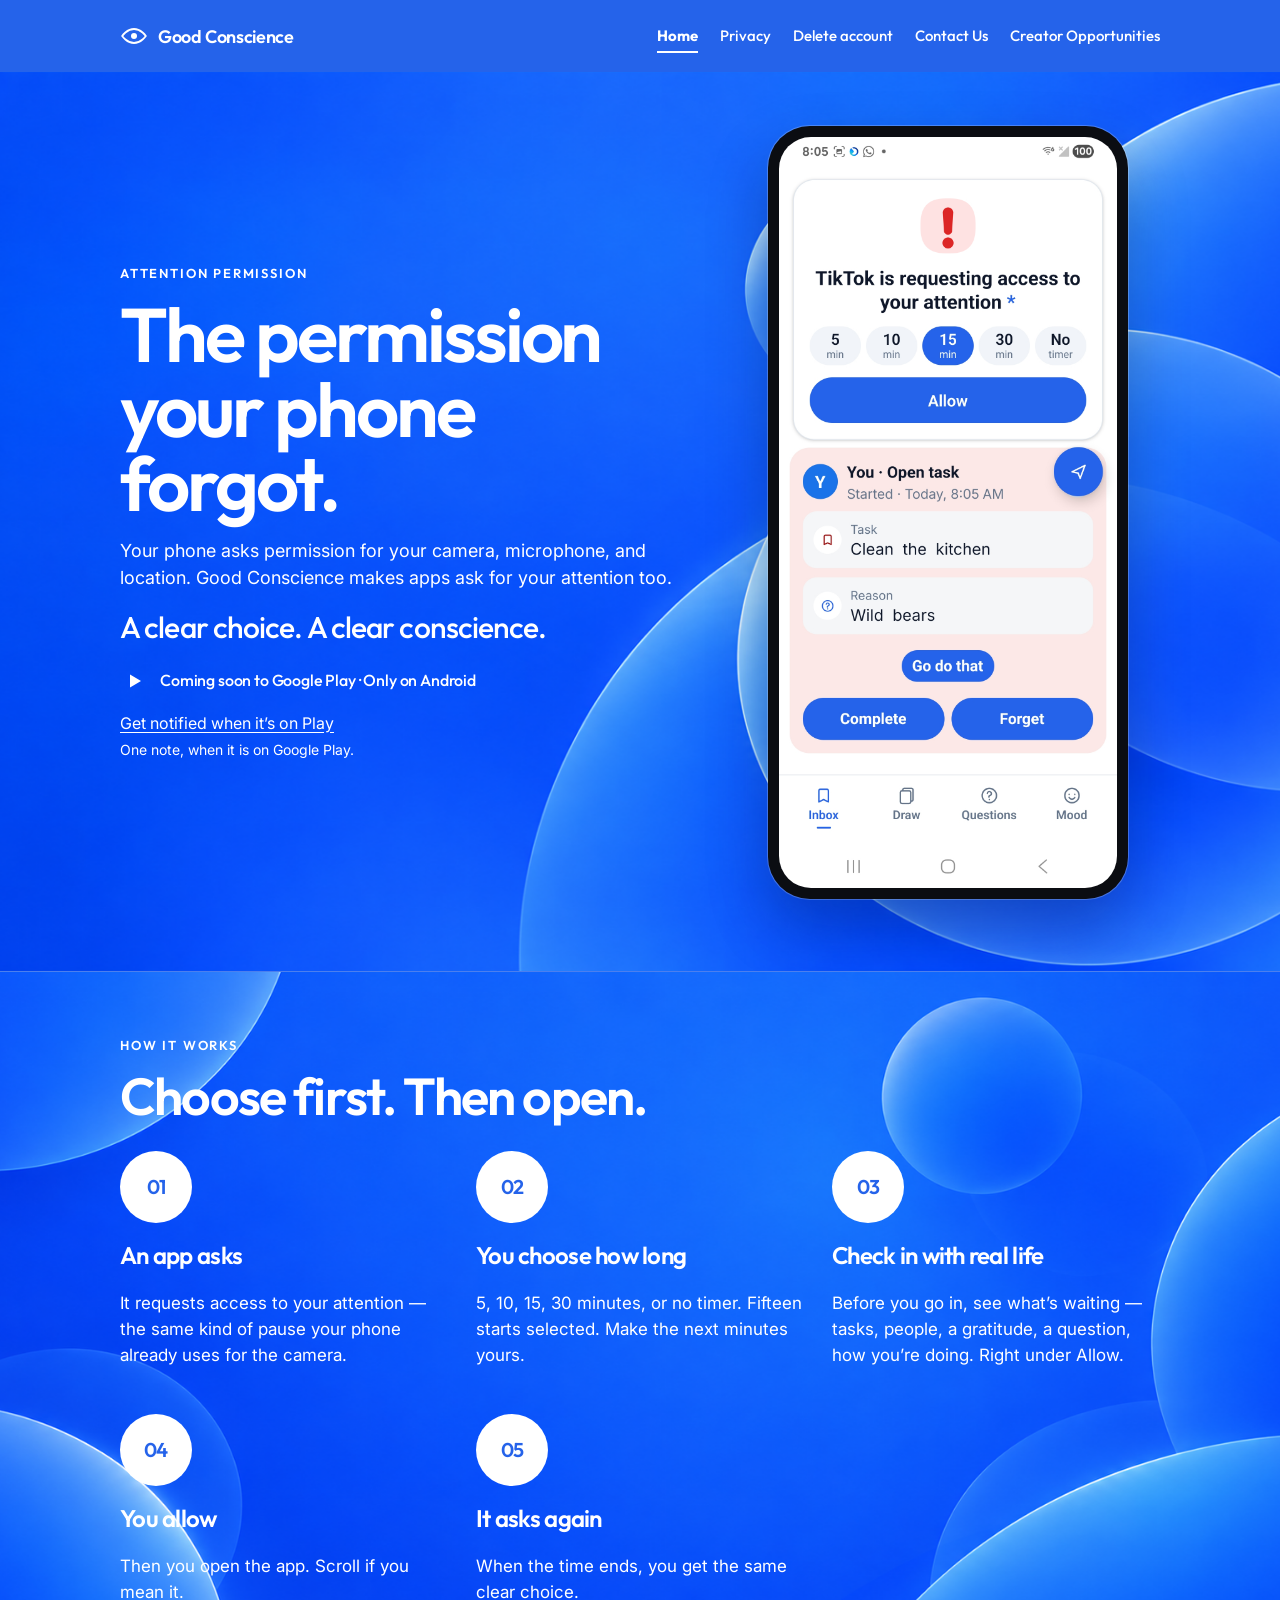
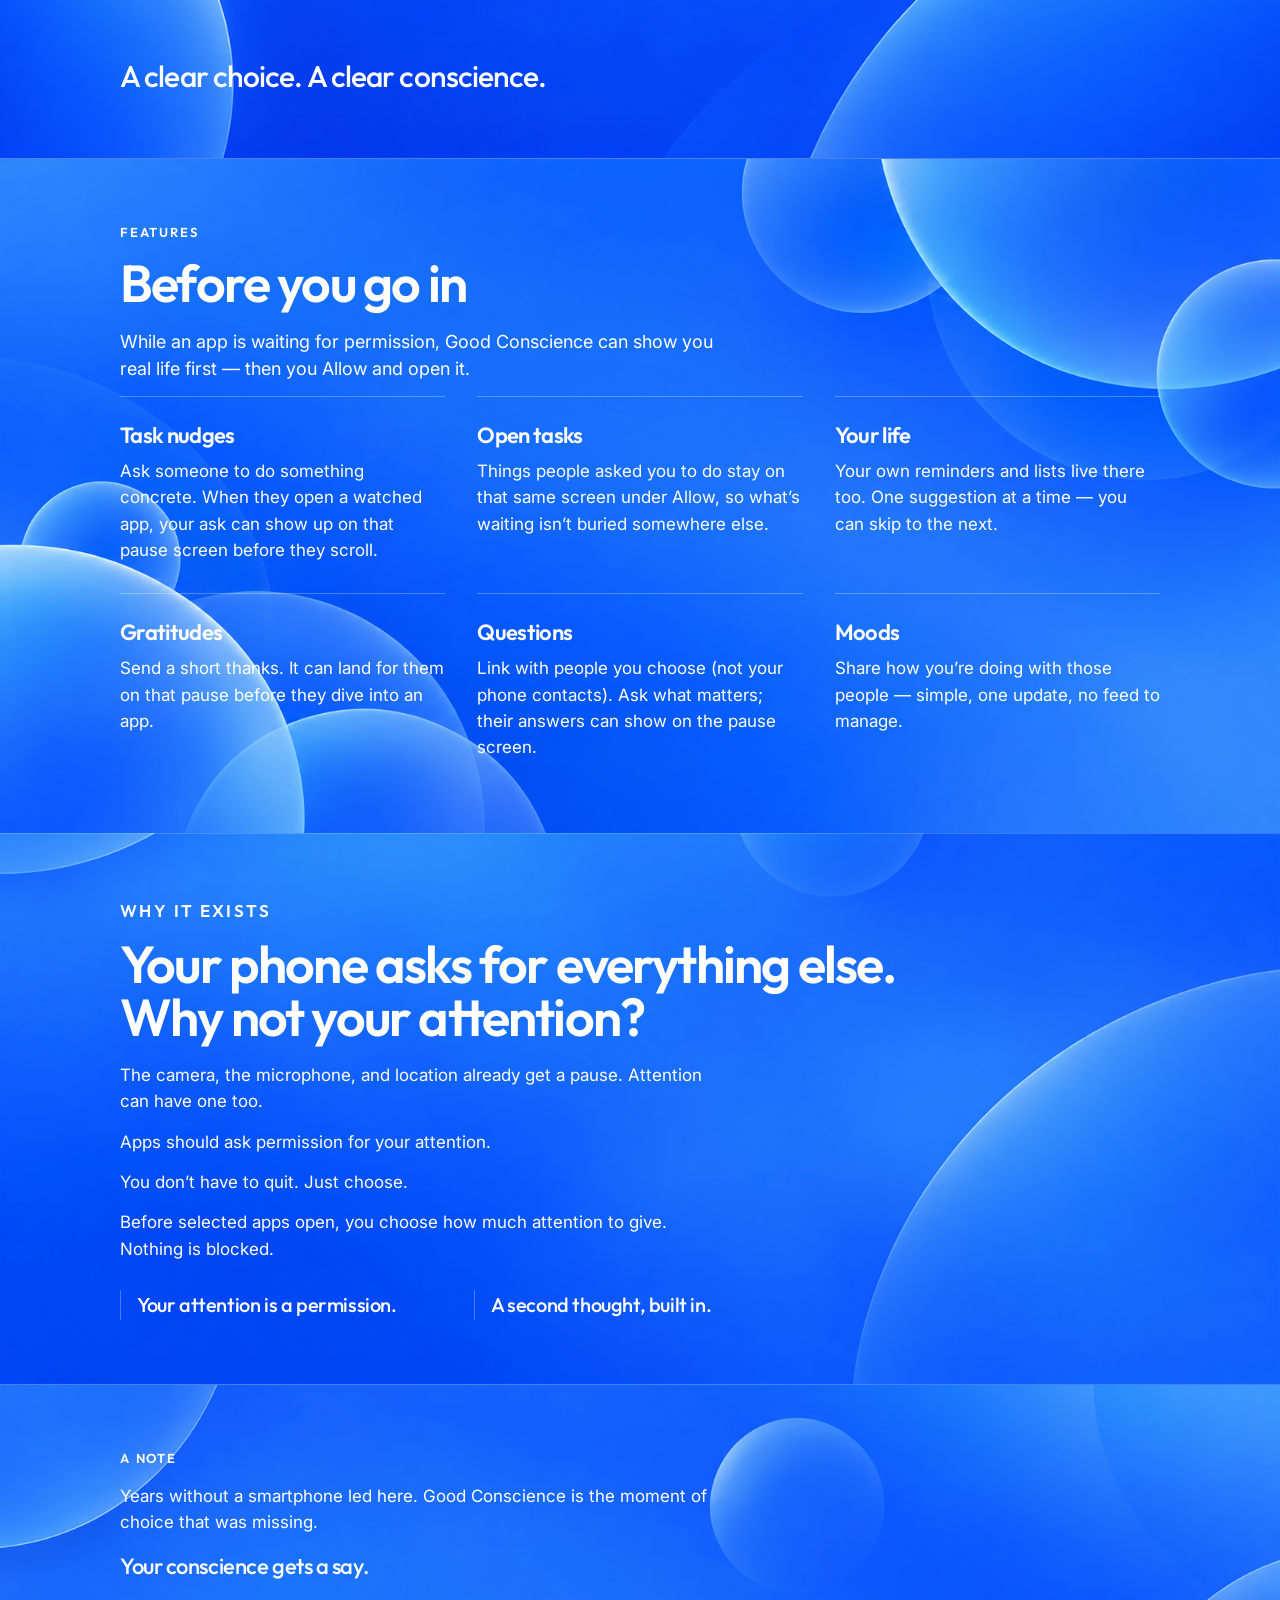
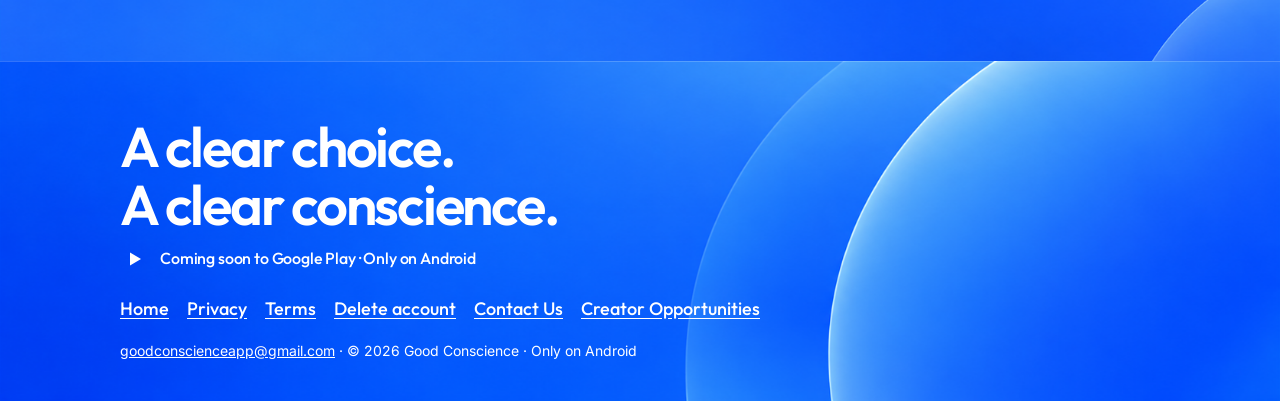
<file: index.html>
<!DOCTYPE html>
<html lang="en">
<head>
  <meta charset="utf-8">
  <meta name="viewport" content="width=device-width, initial-scale=1">
  <title>Good Conscience</title>
  <meta name="description" content="Your phone asks permission for your camera, microphone, and location. Good Conscience makes apps ask for your attention too. A clear choice. A clear conscience. Coming soon to Google Play. Only on Android.">
  <meta name="theme-color" content="#2563EA">
  <link rel="canonical" href="https://goodconscienceapp.github.io/good-conscience-site/">
  <link rel="icon" href="assets/favicon.svg" type="image/svg+xml">
  <link rel="preload" as="image" href="assets/bg/bg-orb-05.png">
  <link rel="preconnect" href="https://fonts.googleapis.com">
  <link rel="preconnect" href="https://fonts.gstatic.com" crossorigin>
  <link href="https://fonts.googleapis.com/css2?family=Inter:wght@400;500;600&amp;family=Outfit:wght@500;600;700&amp;display=swap" rel="stylesheet">
  <link rel="stylesheet" href="css/styles.css">
  <meta property="og:title" content="Good Conscience">
  <meta property="og:description" content="Your phone asks permission for your camera, microphone, and location. Good Conscience makes apps ask for your attention too. A clear choice. A clear conscience. Coming soon to Google Play. Only on Android.">
  <meta property="og:type" content="website">
  <meta property="og:url" content="https://goodconscienceapp.github.io/good-conscience-site/">
</head>
<body class="home">
  <a class="skip" href="#main">Skip to content</a>
  <header class="site-header">
    <div class="bar">
      <a class="logo" href="index.html"><svg width="28" height="28" viewBox="0 0 28 28" aria-hidden="true">
        <path d="M2.2 14s4.6-7 11.8-7 11.8 7 11.8 7-4.6 7-11.8 7S2.2 14 2.2 14z" fill="none" stroke="#fff" stroke-width="1.8"/>
        <circle cx="14" cy="14" r="3" fill="#fff"/>
      </svg> Good Conscience</a>
      <input class="nav-toggle" type="checkbox" id="nav-toggle">
      <label class="nav-btn" for="nav-toggle"><span class="closed">Menu</span><span class="open">Close</span></label>
      <nav class="nav" aria-label="Primary">
      <a href="index.html" aria-current="page">Home</a>
      <a href="privacy.html">Privacy</a>
      <a href="delete.html">Delete account</a>
      <a href="contact.html">Contact Us</a>
      <a href="creators.html">Creator Opportunities</a>
      </nav>
    </div>
  </header>
  <main id="main">
    <section class="hero">
      <div class="hero-copy">
        <p class="kicker">Attention permission</p>
        <h1>The permission your phone forgot.</h1>
        <p class="story">Your phone asks permission for your camera, microphone, and location. Good Conscience makes apps ask for your attention too.</p>
        <p class="payoff">A clear choice. A clear conscience.</p>
        <p class="store"><svg class="play" viewBox="0 0 28 28" aria-hidden="true">
        <path d="M10 7.5v13l11-6.5-11-6.5z" fill="#fff"/>
      </svg> <span>Coming soon to Google Play · Only on Android</span></p>
        <p class="notify"><a href="mailto:goodconscienceapp@gmail.com?subject=Notify%20me%20when%20Good%20Conscience%20is%20on%20Google%20Play&amp;body=Please%20tell%20me%20when%20Good%20Conscience%20is%20on%20Google%20Play.%0A%0A">Get notified when it’s on Play</a> <span>One note, when it is on Google Play.</span></p>
      </div>
      <figure class="phone">
        <img src="assets/access-screen.png" width="1080" height="2400" alt="Good Conscience access screen. TikTok is requesting access to your attention, with 5, 10, 15, or 30 minutes, or no timer, and Allow. Under that, an open task is expanded: the task, the reason, and Go do that." fetchpriority="high" decoding="async">
      </figure>
    </section>
    <section class="band" id="how" aria-labelledby="how-title">
      <p class="kicker">How it works</p>
      <h2 id="how-title">Choose first. Then open.</h2>
      <ol class="steps">
        <li class="step">
          <span class="num">01</span>
          <h3>An app asks</h3>
          <p>It requests access to your attention — the same kind of pause your phone already uses for the camera.</p>
        </li>
        <li class="step">
          <span class="num">02</span>
          <h3>You choose how long</h3>
          <p>5, 10, 15, 30 minutes, or no timer. Fifteen starts selected. Make the next minutes yours.</p>
        </li>
        <li class="step">
          <span class="num">03</span>
          <h3>Check in with real life</h3>
          <p>Before you go in, see what’s waiting — tasks, people, a gratitude, a question, how you’re doing. Right under Allow.</p>
        </li>
        <li class="step">
          <span class="num">04</span>
          <h3>You allow</h3>
          <p>Then you open the app. Scroll if you mean it.</p>
        </li>
        <li class="step">
          <span class="num">05</span>
          <h3>It asks again</h3>
          <p>When the time ends, you get the same clear choice.</p>
        </li>
      </ol>
      <p class="payoff">A clear choice. A clear conscience.</p>
    </section>
    <section class="band" id="features" aria-labelledby="features-title">
      <p class="kicker">Features</p>
      <h2 id="features-title">Before you go in</h2>
      <p class="lede">While an app is waiting for permission, Good Conscience can show you real life first — then you Allow and open it.</p>
      <ul class="features">
        <li>
          <h3>Task nudges</h3>
          <p>Ask someone to do something concrete. When they open a watched app, your ask can show up on that pause screen before they scroll.</p>
        </li>
        <li>
          <h3>Open tasks</h3>
          <p>Things people asked you to do stay on that same screen under Allow, so what’s waiting isn’t buried somewhere else.</p>
        </li>
        <li>
          <h3>Your life</h3>
          <p>Your own reminders and lists live there too. One suggestion at a time — you can skip to the next.</p>
        </li>
        <li>
          <h3>Gratitudes</h3>
          <p>Send a short thanks. It can land for them on that pause before they dive into an app.</p>
        </li>
        <li>
          <h3>Questions</h3>
          <p>Link with people you choose (not your phone contacts). Ask what matters; their answers can show on the pause screen.</p>
        </li>
        <li>
          <h3>Moods</h3>
          <p>Share how you’re doing with those people — simple, one update, no feed to manage.</p>
        </li>
      </ul>
    </section>
    <section class="band why" id="why" aria-labelledby="why-title">
      <p class="kicker">Why it exists</p>
      <h2 id="why-title">Your phone asks for everything else. Why not your attention?</h2>
      <p>The camera, the microphone, and location already get a pause. Attention can have one too.</p>
      <p>Apps should ask permission for your attention.</p>
      <p>You don’t have to quit. Just choose.</p>
      <p>Before selected apps open, you choose how much attention to give. Nothing is blocked.</p>
      <ul class="phrases">
        <li class="phrase">Your attention is a permission.</li>
        <li class="phrase">A second thought, built in.</li>
      </ul>
    </section>
    <section class="band" id="note" aria-labelledby="note-title">
      <p class="kicker" id="note-title">A note</p>
      <p class="note-copy">Years without a smartphone led here. Good Conscience is the moment of choice that was missing.</p>
      <p class="note-copy">Your conscience gets a say.</p>
    </section>
  </main>
  <footer class="site-footer">
    <div class="footer-inner">
      <p class="footer-payoff">A clear choice.<br>A clear conscience.</p>
      <p class="store"><svg class="play" viewBox="0 0 28 28" aria-hidden="true">
        <path d="M10 7.5v13l11-6.5-11-6.5z" fill="#fff"/>
      </svg> <span>Coming soon to Google Play · Only on Android</span></p>
      <nav class="footer-links" aria-label="Footer">
        <a href="index.html">Home</a>
        <a href="privacy.html">Privacy</a>
        <a href="terms.html">Terms</a>
        <a href="delete.html">Delete account</a>
        <a href="contact.html">Contact Us</a>
        <a href="creators.html">Creator Opportunities</a>
      </nav>
      <p class="fine"><a href="mailto:goodconscienceapp@gmail.com">goodconscienceapp@gmail.com</a> · © 2026 Good Conscience · Only on Android</p>
    </div>
  </footer>
</body>
</html>
</file>
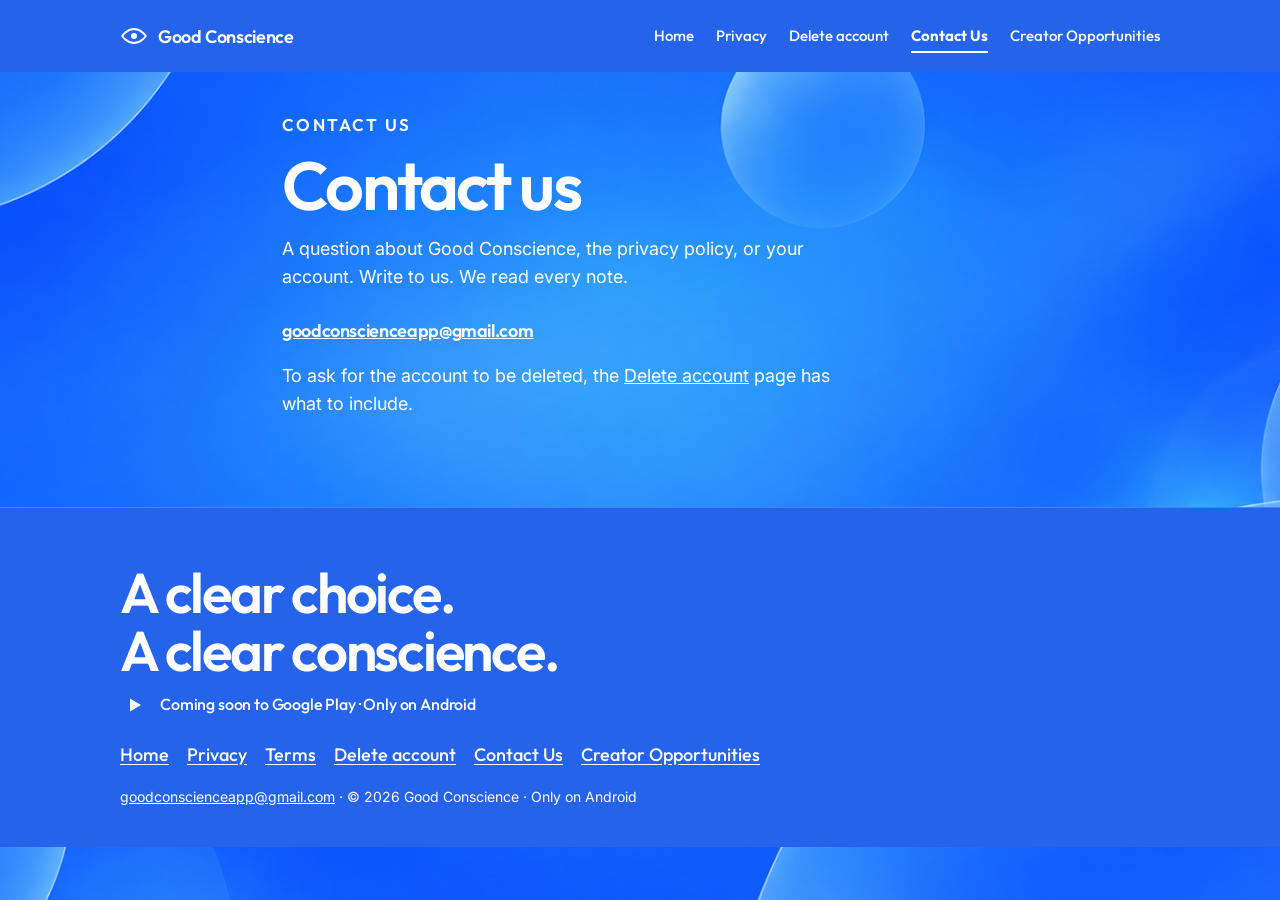
<file: contact.html>
<!DOCTYPE html>
<html lang="en">
<head>
  <meta charset="utf-8">
  <meta name="viewport" content="width=device-width, initial-scale=1">
  <title>Contact Us — Good Conscience</title>
  <meta name="description" content="Write to Good Conscience at goodconscienceapp@gmail.com.">
  <meta name="theme-color" content="#2563EA">
  <link rel="canonical" href="https://goodconscienceapp.github.io/good-conscience-site/contact.html">
  <link rel="icon" href="assets/favicon.svg" type="image/svg+xml">
  <link rel="preconnect" href="https://fonts.googleapis.com">
  <link rel="preconnect" href="https://fonts.gstatic.com" crossorigin>
  <link href="https://fonts.googleapis.com/css2?family=Inter:wght@400;500;600&amp;family=Outfit:wght@500;600;700&amp;display=swap" rel="stylesheet">
  <link rel="stylesheet" href="css/styles.css">
  <meta property="og:title" content="Contact Us — Good Conscience">
  <meta property="og:description" content="Write to Good Conscience at goodconscienceapp@gmail.com.">
  <meta property="og:type" content="website">
  <meta property="og:url" content="https://goodconscienceapp.github.io/good-conscience-site/contact.html">
</head>
<body class="orb-page orb-04">
  <a class="skip" href="#main">Skip to content</a>
  <header class="site-header">
    <div class="bar">
      <a class="logo" href="index.html"><svg width="28" height="28" viewBox="0 0 28 28" aria-hidden="true">
        <path d="M2.2 14s4.6-7 11.8-7 11.8 7 11.8 7-4.6 7-11.8 7S2.2 14 2.2 14z" fill="none" stroke="#fff" stroke-width="1.8"/>
        <circle cx="14" cy="14" r="3" fill="#fff"/>
      </svg> Good Conscience</a>
      <input class="nav-toggle" type="checkbox" id="nav-toggle">
      <label class="nav-btn" for="nav-toggle"><span class="closed">Menu</span><span class="open">Close</span></label>
      <nav class="nav" aria-label="Primary">
      <a href="index.html">Home</a>
      <a href="privacy.html">Privacy</a>
      <a href="delete.html">Delete account</a>
      <a href="contact.html" aria-current="page">Contact Us</a>
      <a href="creators.html">Creator Opportunities</a>
      </nav>
    </div>
  </header>
  <main id="main">
    <article class="page">
      <p class="kicker">Contact Us</p>
      <h1>Contact us</h1>
      <p class="story">A question about Good Conscience, the privacy policy, or your account. Write to us. We read every note.</p>
      <p><a class="mail" href="mailto:goodconscienceapp@gmail.com">goodconscienceapp@gmail.com</a></p>
      <p class="story">To ask for the account to be deleted, the <a href="delete.html">Delete account</a> page has what to include.</p>
    </article>
  </main>
  <footer class="site-footer">
    <div class="footer-inner">
      <p class="footer-payoff">A clear choice.<br>A clear conscience.</p>
      <p class="store"><svg class="play" viewBox="0 0 28 28" aria-hidden="true">
        <path d="M10 7.5v13l11-6.5-11-6.5z" fill="#fff"/>
      </svg> <span>Coming soon to Google Play · Only on Android</span></p>
      <nav class="footer-links" aria-label="Footer">
        <a href="index.html">Home</a>
        <a href="privacy.html">Privacy</a>
        <a href="terms.html">Terms</a>
        <a href="delete.html">Delete account</a>
        <a href="contact.html">Contact Us</a>
        <a href="creators.html">Creator Opportunities</a>
      </nav>
      <p class="fine"><a href="mailto:goodconscienceapp@gmail.com">goodconscienceapp@gmail.com</a> · © 2026 Good Conscience · Only on Android</p>
    </div>
  </footer>
</body>
</html>
</file>
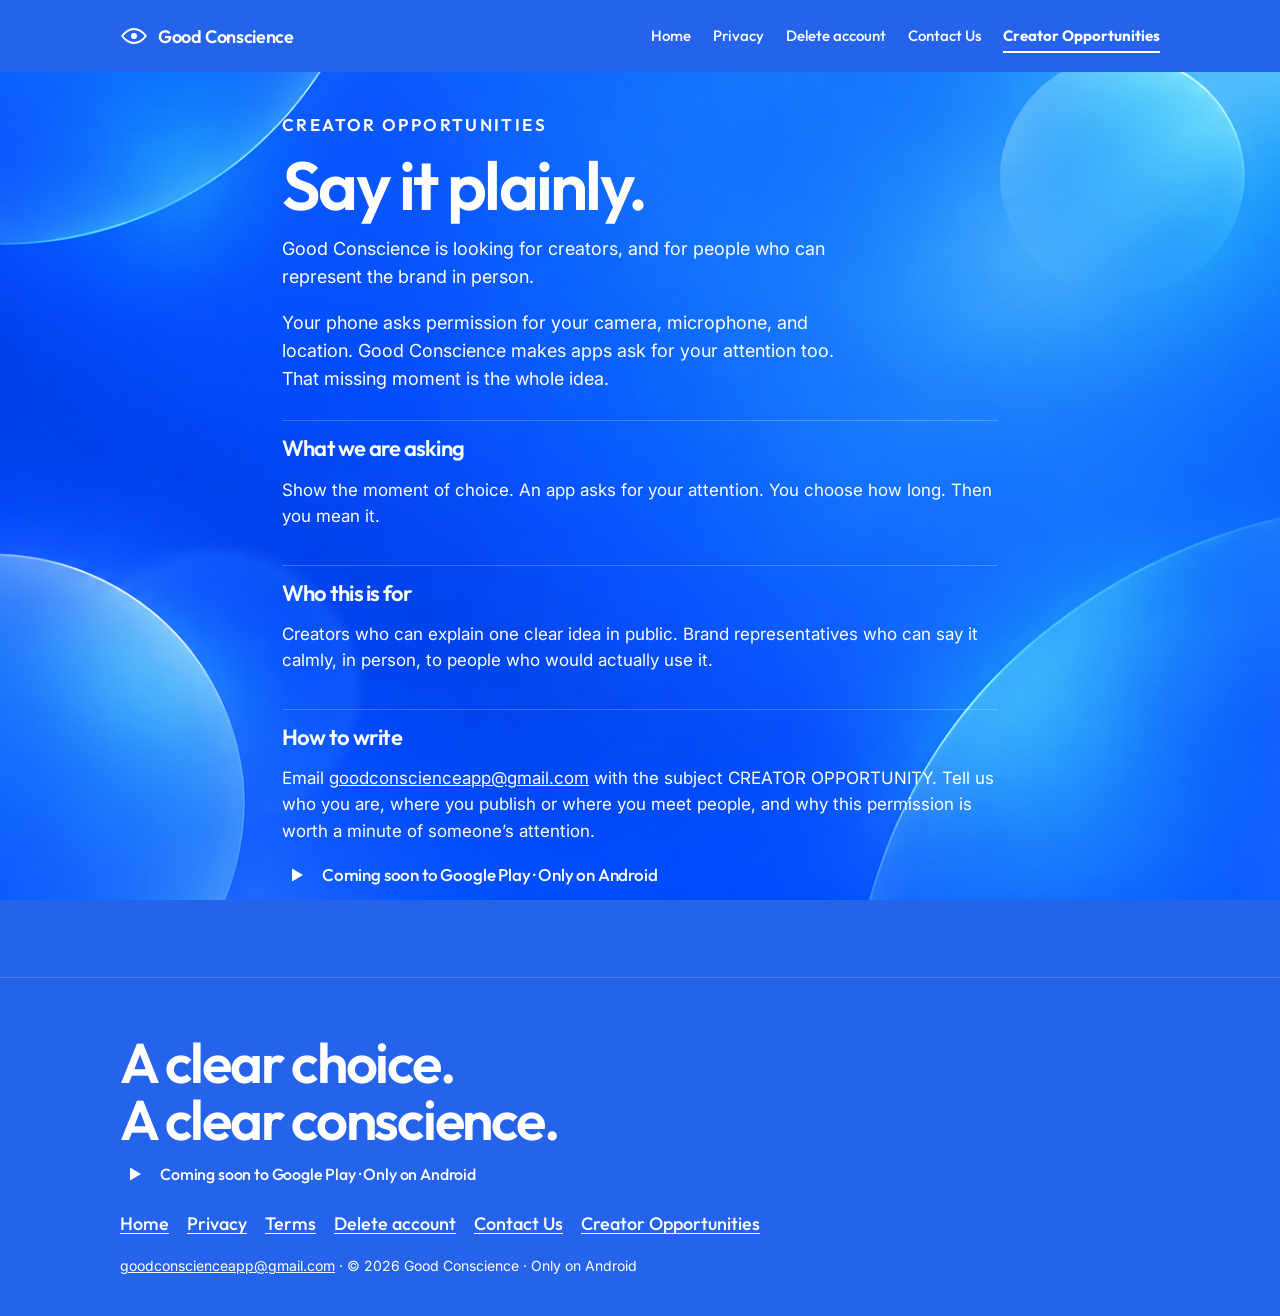
<file: creators.html>
<!DOCTYPE html>
<html lang="en">
<head>
  <meta charset="utf-8">
  <meta name="viewport" content="width=device-width, initial-scale=1">
  <title>Creator Opportunities — Good Conscience</title>
  <meta name="description" content="Good Conscience is looking for creators and brand representatives. Email goodconscienceapp@gmail.com with the subject CREATOR OPPORTUNITY.">
  <meta name="theme-color" content="#2563EA">
  <link rel="canonical" href="https://goodconscienceapp.github.io/good-conscience-site/creators.html">
  <link rel="icon" href="assets/favicon.svg" type="image/svg+xml">
  <link rel="preconnect" href="https://fonts.googleapis.com">
  <link rel="preconnect" href="https://fonts.gstatic.com" crossorigin>
  <link href="https://fonts.googleapis.com/css2?family=Inter:wght@400;500;600&amp;family=Outfit:wght@500;600;700&amp;display=swap" rel="stylesheet">
  <link rel="stylesheet" href="css/styles.css">
  <meta property="og:title" content="Creator Opportunities — Good Conscience">
  <meta property="og:description" content="Good Conscience is looking for creators and brand representatives. Email goodconscienceapp@gmail.com with the subject CREATOR OPPORTUNITY.">
  <meta property="og:type" content="website">
  <meta property="og:url" content="https://goodconscienceapp.github.io/good-conscience-site/creators.html">
</head>
<body class="orb-page orb-09">
  <a class="skip" href="#main">Skip to content</a>
  <header class="site-header">
    <div class="bar">
      <a class="logo" href="index.html"><svg width="28" height="28" viewBox="0 0 28 28" aria-hidden="true">
        <path d="M2.2 14s4.6-7 11.8-7 11.8 7 11.8 7-4.6 7-11.8 7S2.2 14 2.2 14z" fill="none" stroke="#fff" stroke-width="1.8"/>
        <circle cx="14" cy="14" r="3" fill="#fff"/>
      </svg> Good Conscience</a>
      <input class="nav-toggle" type="checkbox" id="nav-toggle">
      <label class="nav-btn" for="nav-toggle"><span class="closed">Menu</span><span class="open">Close</span></label>
      <nav class="nav" aria-label="Primary">
      <a href="index.html">Home</a>
      <a href="privacy.html">Privacy</a>
      <a href="delete.html">Delete account</a>
      <a href="contact.html">Contact Us</a>
      <a href="creators.html" aria-current="page">Creator Opportunities</a>
      </nav>
    </div>
  </header>
  <main id="main">
    <article class="page">
      <p class="kicker">Creator Opportunities</p>
      <h1>Say it plainly.</h1>
      <p class="story">Good Conscience is looking for creators, and for people who can represent the brand in person.</p>
      <p class="story">Your phone asks permission for your camera, microphone, and location. Good Conscience makes apps ask for your attention too. That missing moment is the whole idea.</p>
      <ul class="points">
        <li>
          <h2>What we are asking</h2>
          <p>Show the moment of choice. An app asks for your attention. You choose how long. Then you mean it.</p>
        </li>
        <li>
          <h2>Who this is for</h2>
          <p>Creators who can explain one clear idea in public. Brand representatives who can say it calmly, in person, to people who would actually use it.</p>
        </li>
        <li>
          <h2>How to write</h2>
          <p>Email <a href="mailto:goodconscienceapp@gmail.com?subject=CREATOR%20OPPORTUNITY">goodconscienceapp@gmail.com</a> with the subject CREATOR OPPORTUNITY. Tell us who you are, where you publish or where you meet people, and why this permission is worth a minute of someone’s attention.</p>
        </li>
      </ul>
      <p class="store"><svg class="play" viewBox="0 0 28 28" aria-hidden="true">
        <path d="M10 7.5v13l11-6.5-11-6.5z" fill="#fff"/>
      </svg> <span>Coming soon to Google Play · Only on Android</span></p>
    </article>
  </main>
  <footer class="site-footer">
    <div class="footer-inner">
      <p class="footer-payoff">A clear choice.<br>A clear conscience.</p>
      <p class="store"><svg class="play" viewBox="0 0 28 28" aria-hidden="true">
        <path d="M10 7.5v13l11-6.5-11-6.5z" fill="#fff"/>
      </svg> <span>Coming soon to Google Play · Only on Android</span></p>
      <nav class="footer-links" aria-label="Footer">
        <a href="index.html">Home</a>
        <a href="privacy.html">Privacy</a>
        <a href="terms.html">Terms</a>
        <a href="delete.html">Delete account</a>
        <a href="contact.html">Contact Us</a>
        <a href="creators.html">Creator Opportunities</a>
      </nav>
      <p class="fine"><a href="mailto:goodconscienceapp@gmail.com">goodconscienceapp@gmail.com</a> · © 2026 Good Conscience · Only on Android</p>
    </div>
  </footer>
</body>
</html>
</file>
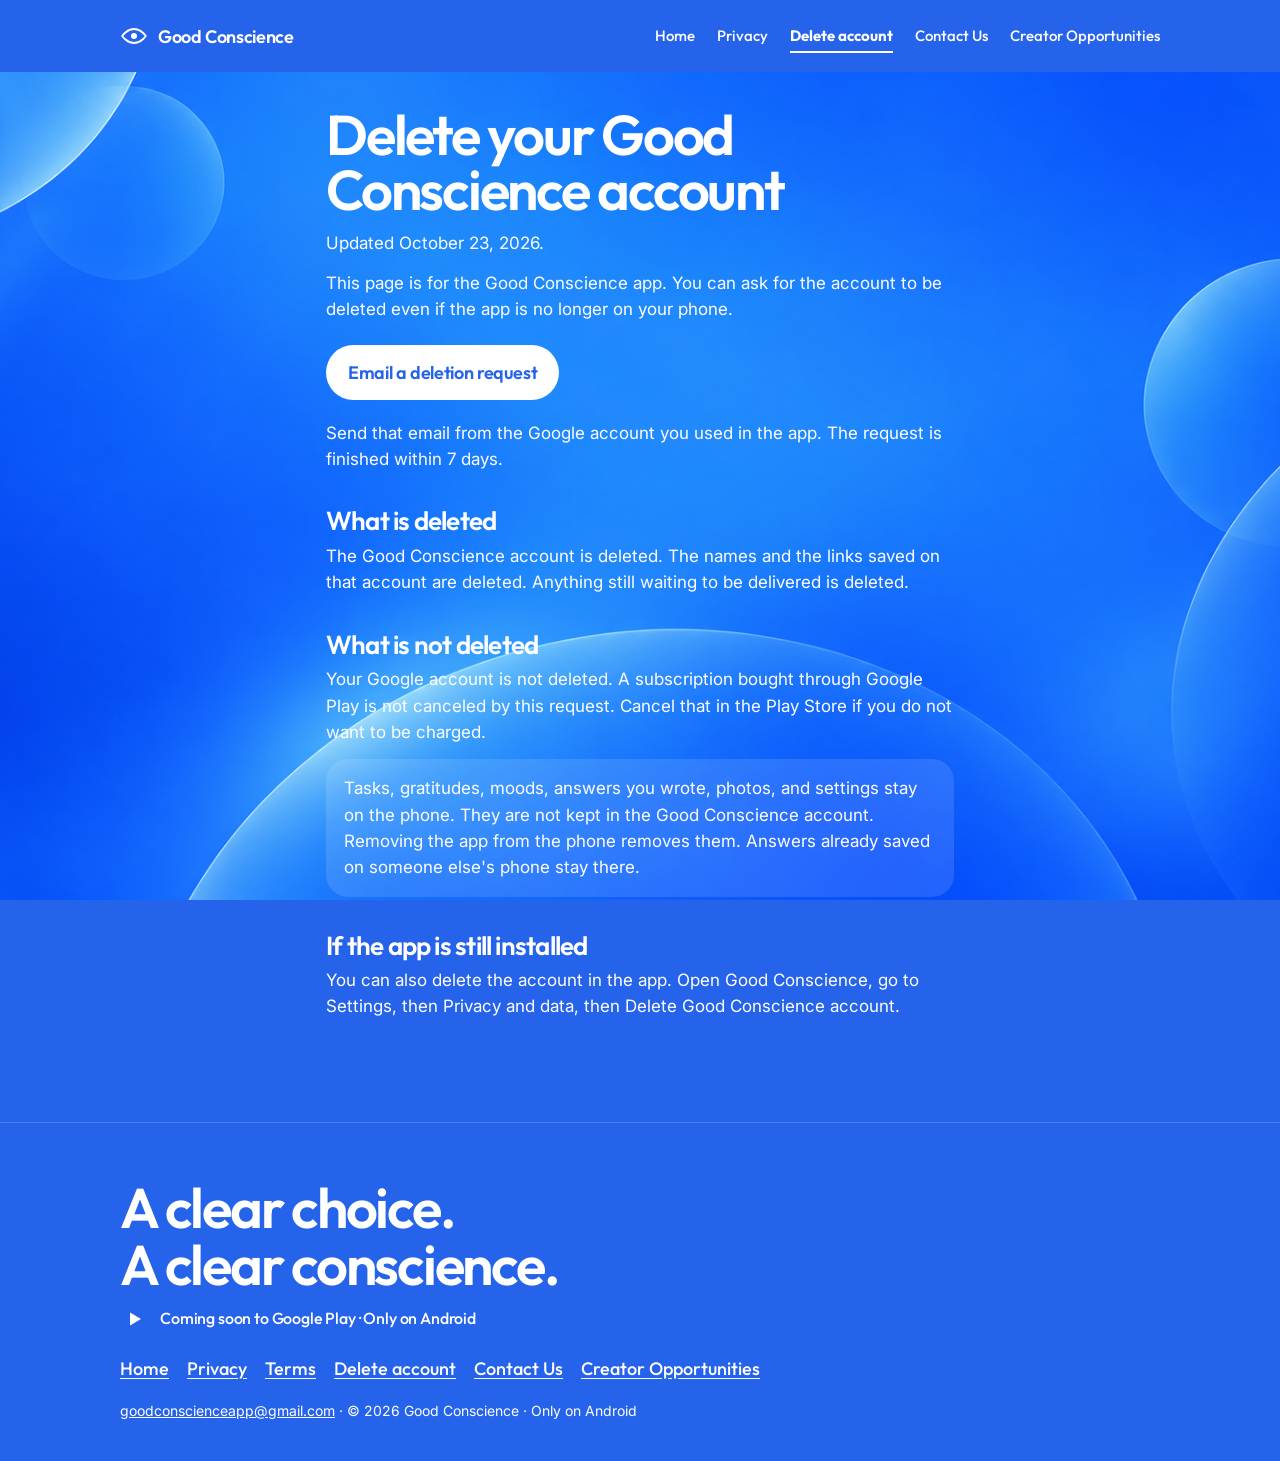
<file: delete.html>
<!DOCTYPE html>
<html lang="en">
<head>
  <meta charset="utf-8">
  <meta name="viewport" content="width=device-width, initial-scale=1">
  <title>Delete your Good Conscience account</title>
  <meta name="description" content="Ask for your Good Conscience account to be deleted. Email goodconscienceapp@gmail.com.">
  <meta name="theme-color" content="#2563EA">
  <link rel="canonical" href="https://goodconscienceapp.github.io/good-conscience-site/delete.html">
  <link rel="icon" href="assets/favicon.svg" type="image/svg+xml">
  <link rel="preconnect" href="https://fonts.googleapis.com">
  <link rel="preconnect" href="https://fonts.gstatic.com" crossorigin>
  <link href="https://fonts.googleapis.com/css2?family=Inter:wght@400;500;600&amp;family=Outfit:wght@500;600;700&amp;display=swap" rel="stylesheet">
  <link rel="stylesheet" href="css/styles.css">
  <meta property="og:title" content="Delete your Good Conscience account">
  <meta property="og:description" content="Ask for your Good Conscience account to be deleted. Email goodconscienceapp@gmail.com.">
  <meta property="og:type" content="website">
  <meta property="og:url" content="https://goodconscienceapp.github.io/good-conscience-site/delete.html">
</head>
<body class="orb-page orb-07">
  <a class="skip" href="#main">Skip to content</a>
  <header class="site-header">
    <div class="bar">
      <a class="logo" href="index.html"><svg width="28" height="28" viewBox="0 0 28 28" aria-hidden="true">
        <path d="M2.2 14s4.6-7 11.8-7 11.8 7 11.8 7-4.6 7-11.8 7S2.2 14 2.2 14z" fill="none" stroke="#fff" stroke-width="1.8"/>
        <circle cx="14" cy="14" r="3" fill="#fff"/>
      </svg> Good Conscience</a>
      <input class="nav-toggle" type="checkbox" id="nav-toggle">
      <label class="nav-btn" for="nav-toggle"><span class="closed">Menu</span><span class="open">Close</span></label>
      <nav class="nav" aria-label="Primary">
      <a href="index.html">Home</a>
      <a href="privacy.html">Privacy</a>
      <a href="delete.html" aria-current="page">Delete account</a>
      <a href="contact.html">Contact Us</a>
      <a href="creators.html">Creator Opportunities</a>
      </nav>
    </div>
  </header>
  <main id="main">
    <article class="doc">
      <h1>Delete your Good Conscience account</h1>
          <p>Updated October 23, 2026.</p>
          <p>This page is for the Good Conscience app. You can ask for the account to be deleted even if the app is no longer on your phone.</p>
          <a class="button" href="mailto:goodconscienceapp@gmail.com?subject=Delete%20my%20Good%20Conscience%20account&body=Please%20delete%20my%20Good%20Conscience%20account.%0A%0AThe%20Google%20account%20email%20I%20used%20in%20the%20app%3A%0A%0A">Email a deletion request</a>
          <p>Send that email from the Google account you used in the app. The request is finished within 7 days.</p>
          <h2>What is deleted</h2>
          <p>The Good Conscience account is deleted. The names and the links saved on that account are deleted. Anything still waiting to be delivered is deleted.</p>
          <h2>What is not deleted</h2>
          <p>Your Google account is not deleted. A subscription bought through Google Play is not canceled by this request. Cancel that in the Play Store if you do not want to be charged.</p>
          <p class="note">Tasks, gratitudes, moods, answers you wrote, photos, and settings stay on the phone. They are not kept in the Good Conscience account. Removing the app from the phone removes them. Answers already saved on someone else's phone stay there.</p>
          <h2>If the app is still installed</h2>
          <p>You can also delete the account in the app. Open Good Conscience, go to Settings, then Privacy and data, then Delete Good Conscience account.</p>
    </article>
  </main>
  <footer class="site-footer">
    <div class="footer-inner">
      <p class="footer-payoff">A clear choice.<br>A clear conscience.</p>
      <p class="store"><svg class="play" viewBox="0 0 28 28" aria-hidden="true">
        <path d="M10 7.5v13l11-6.5-11-6.5z" fill="#fff"/>
      </svg> <span>Coming soon to Google Play · Only on Android</span></p>
      <nav class="footer-links" aria-label="Footer">
        <a href="index.html">Home</a>
        <a href="privacy.html">Privacy</a>
        <a href="terms.html">Terms</a>
        <a href="delete.html">Delete account</a>
        <a href="contact.html">Contact Us</a>
        <a href="creators.html">Creator Opportunities</a>
      </nav>
      <p class="fine"><a href="mailto:goodconscienceapp@gmail.com">goodconscienceapp@gmail.com</a> · © 2026 Good Conscience · Only on Android</p>
    </div>
  </footer>
</body>
</html>
</file>
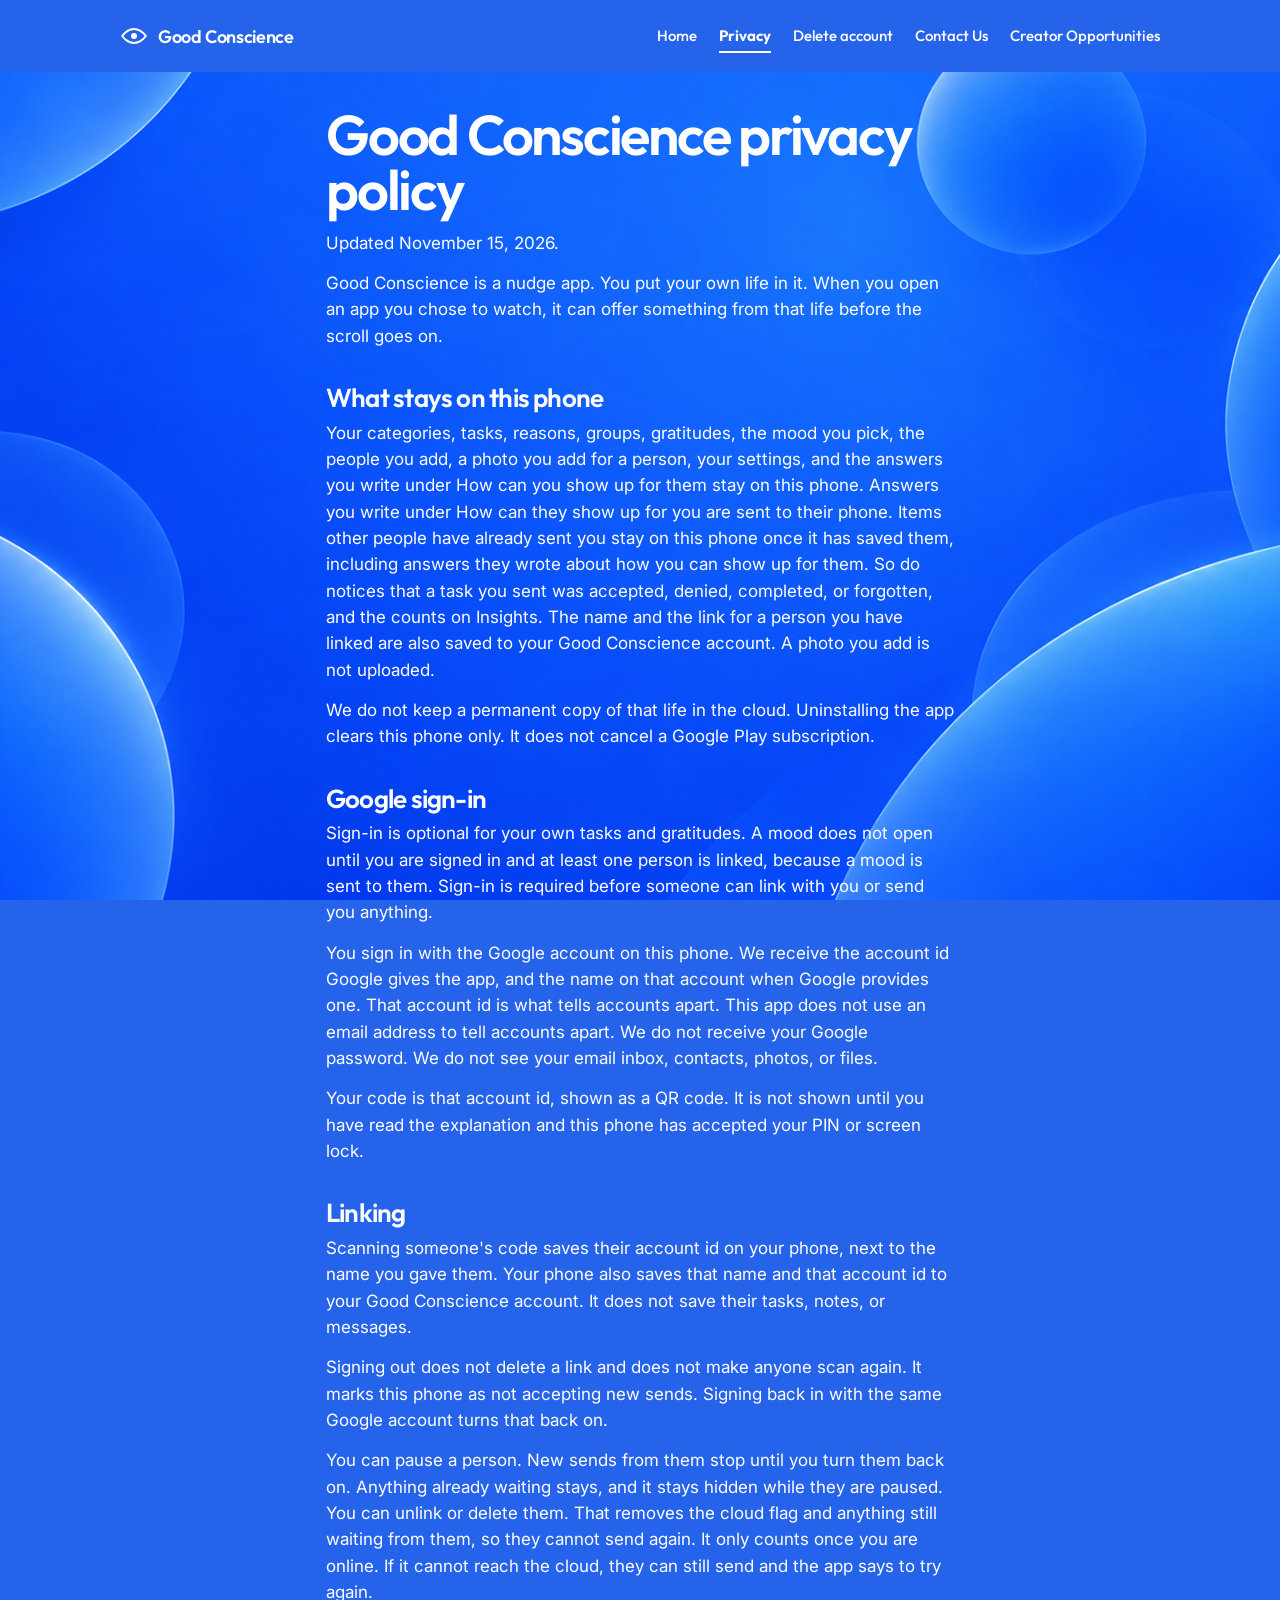
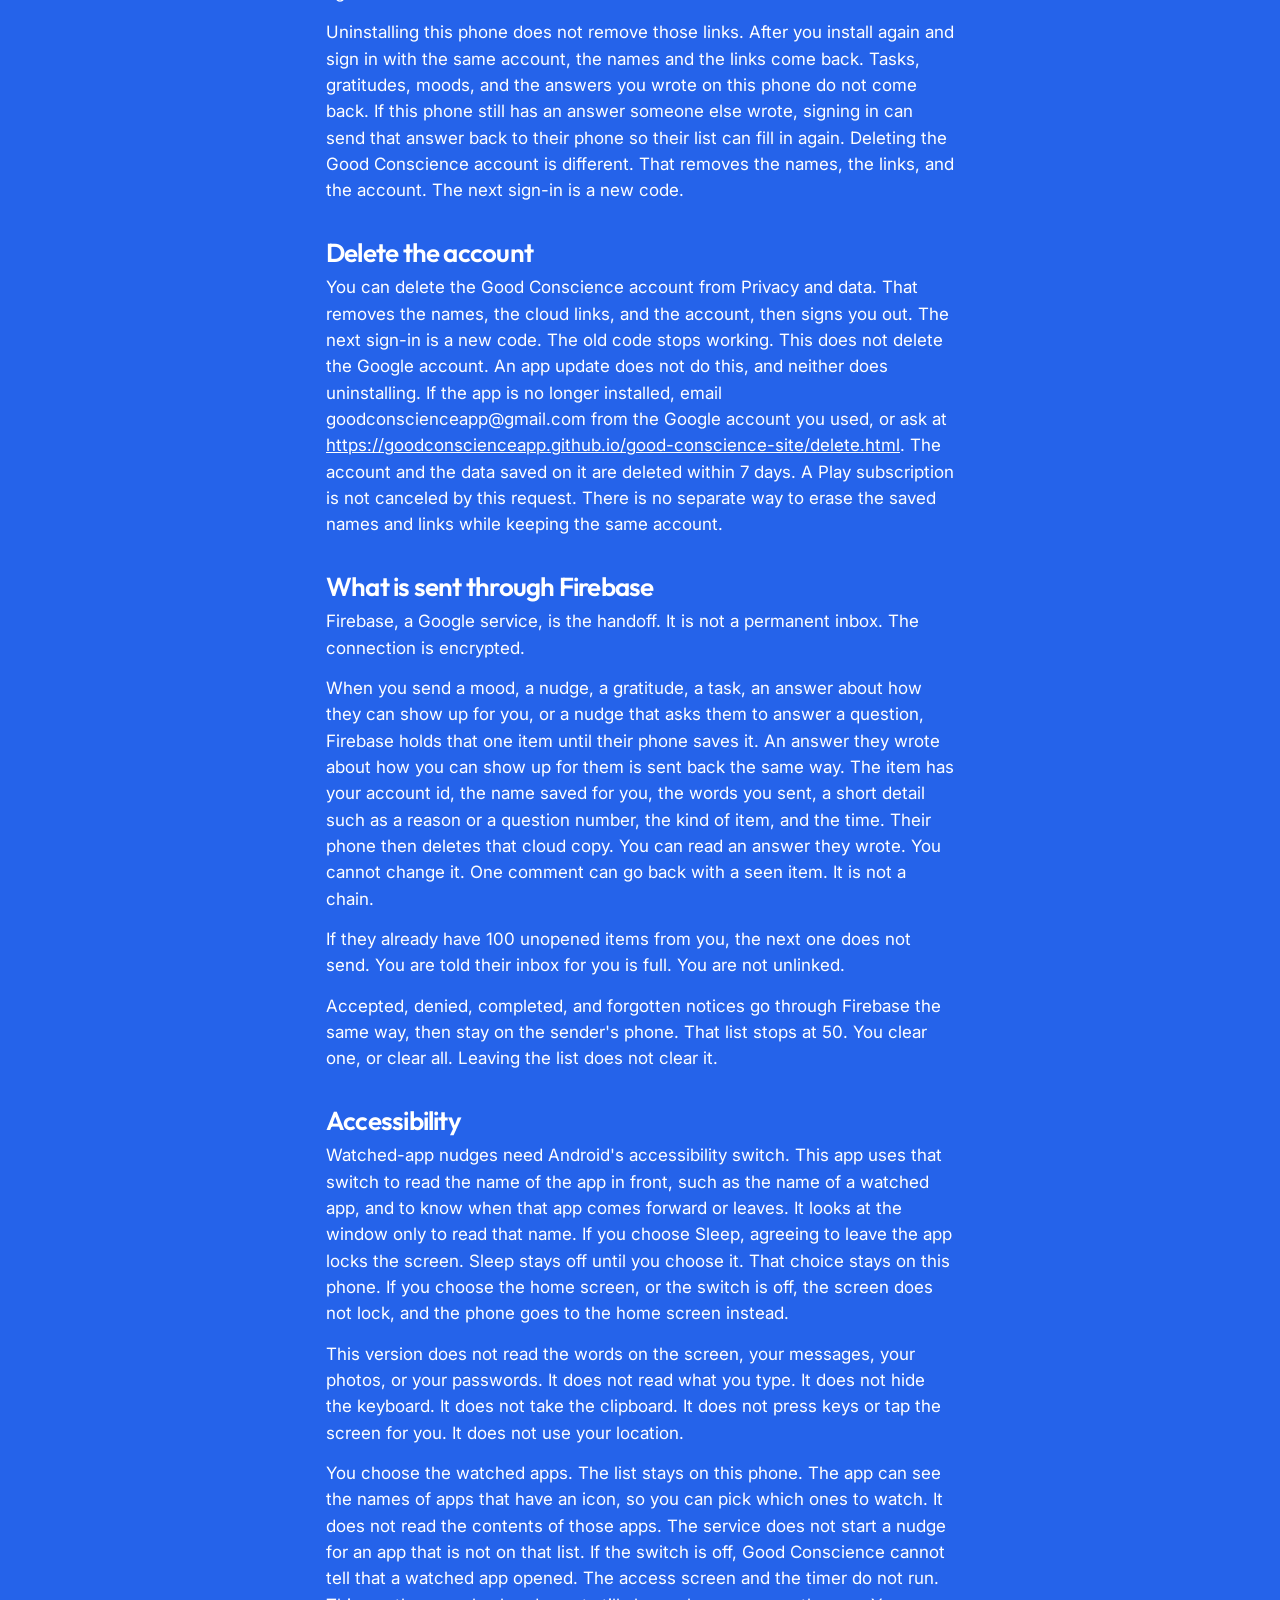
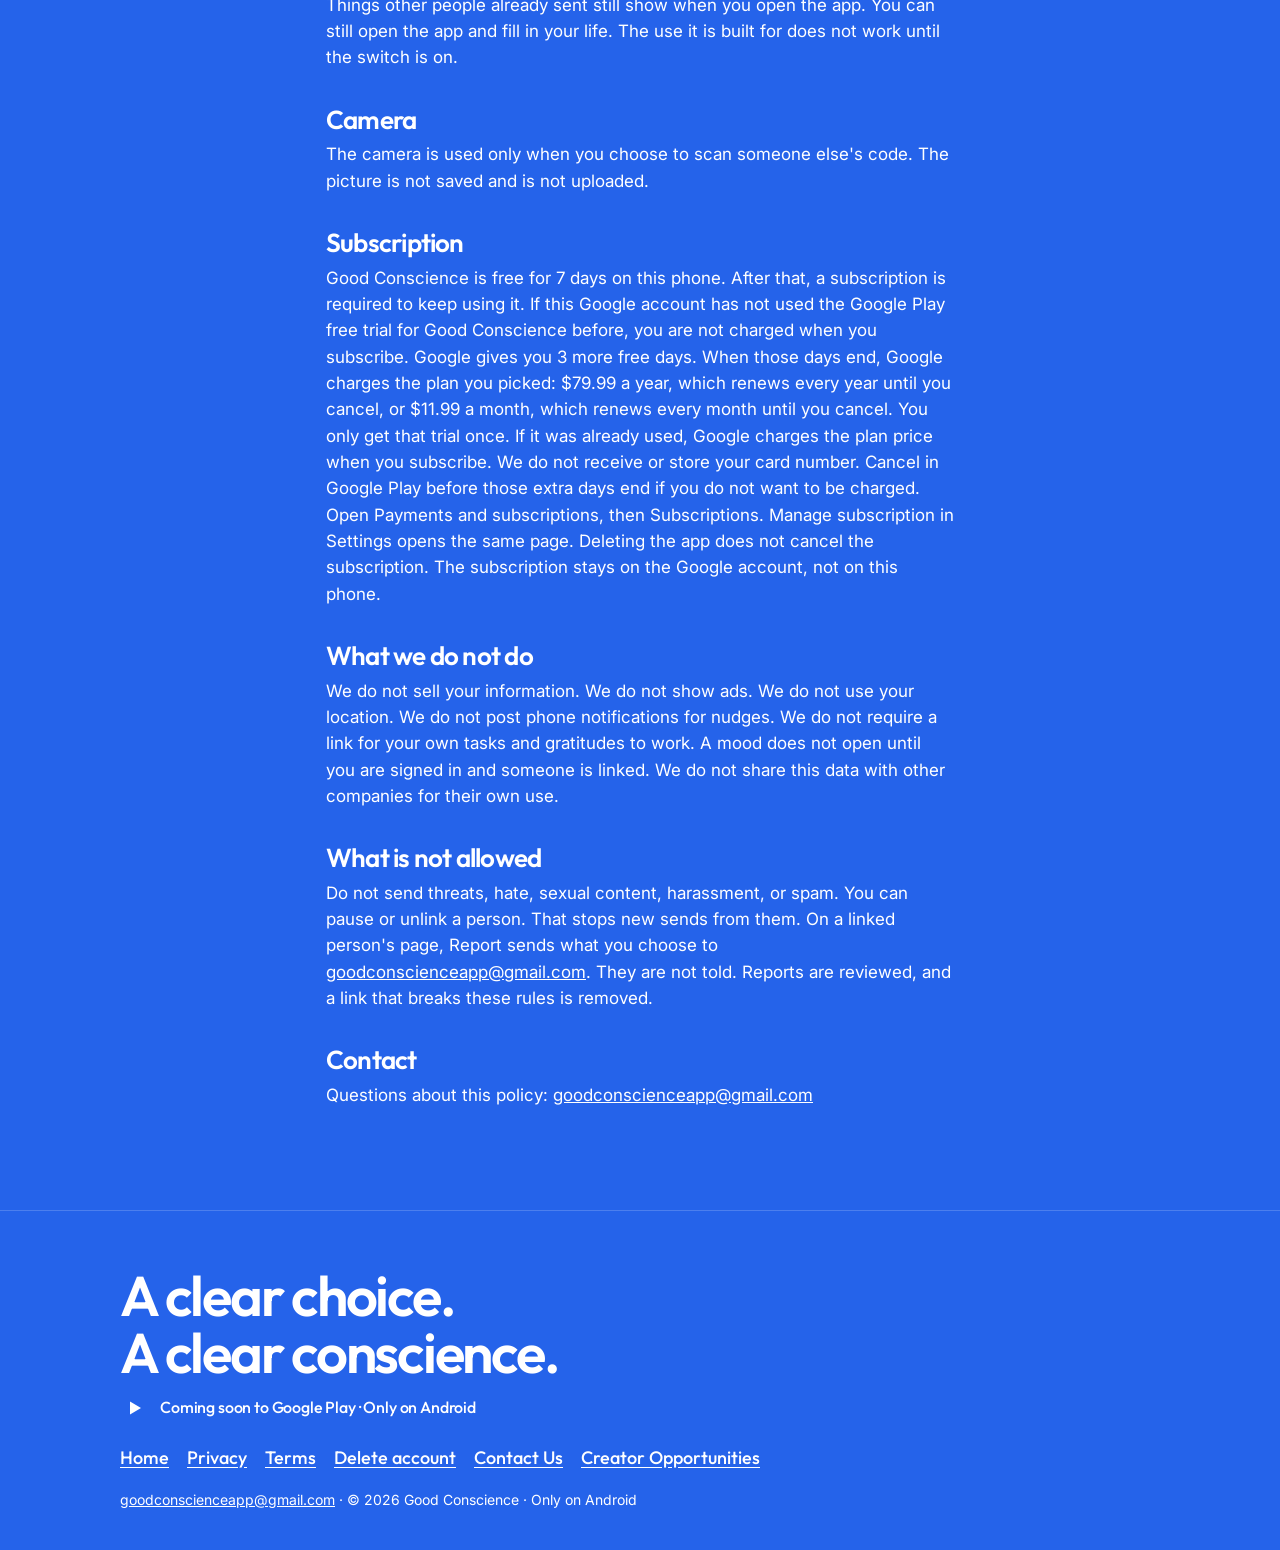
<file: privacy.html>
<!DOCTYPE html>
<html lang="en">
<head>
  <meta charset="utf-8">
  <meta name="viewport" content="width=device-width, initial-scale=1">
  <title>Privacy policy — Good Conscience</title>
  <meta name="description" content="Good Conscience privacy policy. Updated November 15, 2026.">
  <meta name="theme-color" content="#2563EA">
  <link rel="canonical" href="https://goodconscienceapp.github.io/good-conscience-site/privacy.html">
  <link rel="icon" href="assets/favicon.svg" type="image/svg+xml">
  <link rel="preconnect" href="https://fonts.googleapis.com">
  <link rel="preconnect" href="https://fonts.gstatic.com" crossorigin>
  <link href="https://fonts.googleapis.com/css2?family=Inter:wght@400;500;600&amp;family=Outfit:wght@500;600;700&amp;display=swap" rel="stylesheet">
  <link rel="stylesheet" href="css/styles.css">
  <meta property="og:title" content="Privacy policy — Good Conscience">
  <meta property="og:description" content="Good Conscience privacy policy. Updated November 15, 2026.">
  <meta property="og:type" content="website">
  <meta property="og:url" content="https://goodconscienceapp.github.io/good-conscience-site/privacy.html">
</head>
<body class="orb-page orb-03">
  <a class="skip" href="#main">Skip to content</a>
  <header class="site-header">
    <div class="bar">
      <a class="logo" href="index.html"><svg width="28" height="28" viewBox="0 0 28 28" aria-hidden="true">
        <path d="M2.2 14s4.6-7 11.8-7 11.8 7 11.8 7-4.6 7-11.8 7S2.2 14 2.2 14z" fill="none" stroke="#fff" stroke-width="1.8"/>
        <circle cx="14" cy="14" r="3" fill="#fff"/>
      </svg> Good Conscience</a>
      <input class="nav-toggle" type="checkbox" id="nav-toggle">
      <label class="nav-btn" for="nav-toggle"><span class="closed">Menu</span><span class="open">Close</span></label>
      <nav class="nav" aria-label="Primary">
      <a href="index.html">Home</a>
      <a href="privacy.html" aria-current="page">Privacy</a>
      <a href="delete.html">Delete account</a>
      <a href="contact.html">Contact Us</a>
      <a href="creators.html">Creator Opportunities</a>
      </nav>
    </div>
  </header>
  <main id="main">
    <article class="doc">
      <h1>Good Conscience privacy policy</h1>
          <p>Updated November 15, 2026.</p>
          <p>Good Conscience is a nudge app. You put your own life in it. When you open an app you chose to watch, it can offer something from that life before the scroll goes on.</p>

          <h2>What stays on this phone</h2>
          <p>Your categories, tasks, reasons, groups, gratitudes, the mood you pick, the people you add, a photo you add for a person, your settings, and the answers you write under How can you show up for them stay on this phone. Answers you write under How can they show up for you are sent to their phone. Items other people have already sent you stay on this phone once it has saved them, including answers they wrote about how you can show up for them. So do notices that a task you sent was accepted, denied, completed, or forgotten, and the counts on Insights. The name and the link for a person you have linked are also saved to your Good Conscience account. A photo you add is not uploaded.</p>
          <p>We do not keep a permanent copy of that life in the cloud. Uninstalling the app clears this phone only. It does not cancel a Google Play subscription.</p>

          <h2>Google sign-in</h2>
          <p>Sign-in is optional for your own tasks and gratitudes. A mood does not open until you are signed in and at least one person is linked, because a mood is sent to them. Sign-in is required before someone can link with you or send you anything.</p>
          <p>You sign in with the Google account on this phone. We receive the account id Google gives the app, and the name on that account when Google provides one. That account id is what tells accounts apart. This app does not use an email address to tell accounts apart. We do not receive your Google password. We do not see your email inbox, contacts, photos, or files.</p>
          <p>Your code is that account id, shown as a QR code. It is not shown until you have read the explanation and this phone has accepted your PIN or screen lock.</p>

          <h2>Linking</h2>
          <p>Scanning someone's code saves their account id on your phone, next to the name you gave them. Your phone also saves that name and that account id to your Good Conscience account. It does not save their tasks, notes, or messages.</p>
          <p>Signing out does not delete a link and does not make anyone scan again. It marks this phone as not accepting new sends. Signing back in with the same Google account turns that back on.</p>
          <p>You can pause a person. New sends from them stop until you turn them back on. Anything already waiting stays, and it stays hidden while they are paused. You can unlink or delete them. That removes the cloud flag and anything still waiting from them, so they cannot send again. It only counts once you are online. If it cannot reach the cloud, they can still send and the app says to try again.</p>
          <p>Uninstalling this phone does not remove those links. After you install again and sign in with the same account, the names and the links come back. Tasks, gratitudes, moods, and the answers you wrote on this phone do not come back. If this phone still has an answer someone else wrote, signing in can send that answer back to their phone so their list can fill in again. Deleting the Good Conscience account is different. That removes the names, the links, and the account. The next sign-in is a new code.</p>

          <h2>Delete the account</h2>
          <p>You can delete the Good Conscience account from Privacy and data. That removes the names, the cloud links, and the account, then signs you out. The next sign-in is a new code. The old code stops working. This does not delete the Google account. An app update does not do this, and neither does uninstalling. If the app is no longer installed, email goodconscienceapp@gmail.com from the Google account you used, or ask at <a href="delete.html">https://goodconscienceapp.github.io/good-conscience-site/delete.html</a>. The account and the data saved on it are deleted within 7 days. A Play subscription is not canceled by this request. There is no separate way to erase the saved names and links while keeping the same account.</p>

          <h2>What is sent through Firebase</h2>
          <p>Firebase, a Google service, is the handoff. It is not a permanent inbox. The connection is encrypted.</p>
          <p>When you send a mood, a nudge, a gratitude, a task, an answer about how they can show up for you, or a nudge that asks them to answer a question, Firebase holds that one item until their phone saves it. An answer they wrote about how you can show up for them is sent back the same way. The item has your account id, the name saved for you, the words you sent, a short detail such as a reason or a question number, the kind of item, and the time. Their phone then deletes that cloud copy. You can read an answer they wrote. You cannot change it. One comment can go back with a seen item. It is not a chain.</p>
          <p>If they already have 100 unopened items from you, the next one does not send. You are told their inbox for you is full. You are not unlinked.</p>
          <p>Accepted, denied, completed, and forgotten notices go through Firebase the same way, then stay on the sender's phone. That list stops at 50. You clear one, or clear all. Leaving the list does not clear it.</p>

          <h2>Accessibility</h2>
          <p>Watched-app nudges need Android's accessibility switch. This app uses that switch to read the name of the app in front, such as the name of a watched app, and to know when that app comes forward or leaves. It looks at the window only to read that name. If you choose Sleep, agreeing to leave the app locks the screen. Sleep stays off until you choose it. That choice stays on this phone. If you choose the home screen, or the switch is off, the screen does not lock, and the phone goes to the home screen instead.</p>
          <p>This version does not read the words on the screen, your messages, your photos, or your passwords. It does not read what you type. It does not hide the keyboard. It does not take the clipboard. It does not press keys or tap the screen for you. It does not use your location.</p>
          <p>You choose the watched apps. The list stays on this phone. The app can see the names of apps that have an icon, so you can pick which ones to watch. It does not read the contents of those apps. The service does not start a nudge for an app that is not on that list. If the switch is off, Good Conscience cannot tell that a watched app opened. The access screen and the timer do not run. Things other people already sent still show when you open the app. You can still open the app and fill in your life. The use it is built for does not work until the switch is on.</p>

          <h2>Camera</h2>
          <p>The camera is used only when you choose to scan someone else's code. The picture is not saved and is not uploaded.</p>

          <h2>Subscription</h2>
          <p>Good Conscience is free for 7 days on this phone. After that, a subscription is required to keep using it. If this Google account has not used the Google Play free trial for Good Conscience before, you are not charged when you subscribe. Google gives you 3 more free days. When those days end, Google charges the plan you picked: $79.99 a year, which renews every year until you cancel, or $11.99 a month, which renews every month until you cancel. You only get that trial once. If it was already used, Google charges the plan price when you subscribe. We do not receive or store your card number. Cancel in Google Play before those extra days end if you do not want to be charged. Open Payments and subscriptions, then Subscriptions. Manage subscription in Settings opens the same page. Deleting the app does not cancel the subscription. The subscription stays on the Google account, not on this phone.</p>

          <h2>What we do not do</h2>
          <p>We do not sell your information. We do not show ads. We do not use your location. We do not post phone notifications for nudges. We do not require a link for your own tasks and gratitudes to work. A mood does not open until you are signed in and someone is linked. We do not share this data with other companies for their own use.</p>

          <h2>What is not allowed</h2>
          <p>Do not send threats, hate, sexual content, harassment, or spam. You can pause or unlink a person. That stops new sends from them. On a linked person's page, Report sends what you choose to <a href="mailto:goodconscienceapp@gmail.com">goodconscienceapp@gmail.com</a>. They are not told. Reports are reviewed, and a link that breaks these rules is removed.</p>

          <h2>Contact</h2>
          <p>Questions about this policy: <a href="mailto:goodconscienceapp@gmail.com">goodconscienceapp@gmail.com</a></p>
    </article>
  </main>
  <footer class="site-footer">
    <div class="footer-inner">
      <p class="footer-payoff">A clear choice.<br>A clear conscience.</p>
      <p class="store"><svg class="play" viewBox="0 0 28 28" aria-hidden="true">
        <path d="M10 7.5v13l11-6.5-11-6.5z" fill="#fff"/>
      </svg> <span>Coming soon to Google Play · Only on Android</span></p>
      <nav class="footer-links" aria-label="Footer">
        <a href="index.html">Home</a>
        <a href="privacy.html">Privacy</a>
        <a href="terms.html">Terms</a>
        <a href="delete.html">Delete account</a>
        <a href="contact.html">Contact Us</a>
        <a href="creators.html">Creator Opportunities</a>
      </nav>
      <p class="fine"><a href="mailto:goodconscienceapp@gmail.com">goodconscienceapp@gmail.com</a> · © 2026 Good Conscience · Only on Android</p>
    </div>
  </footer>
</body>
</html>
</file>
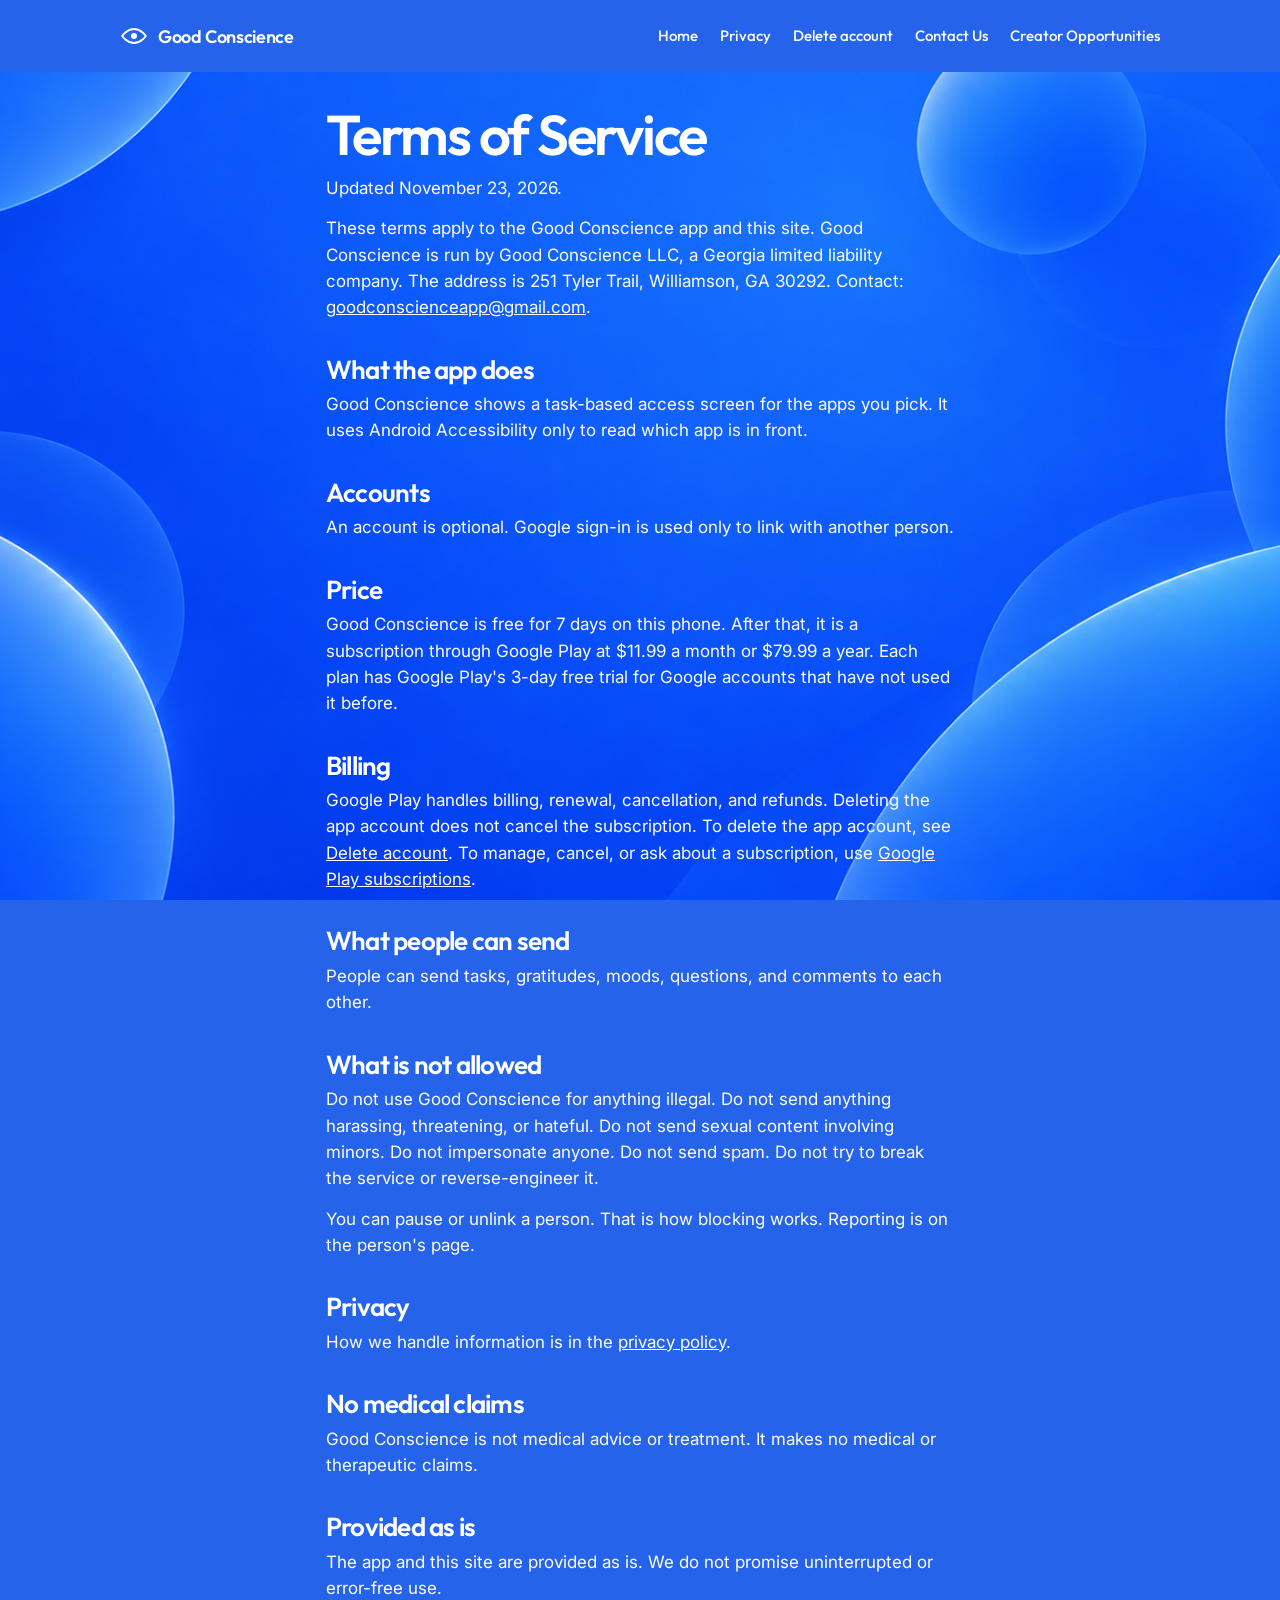
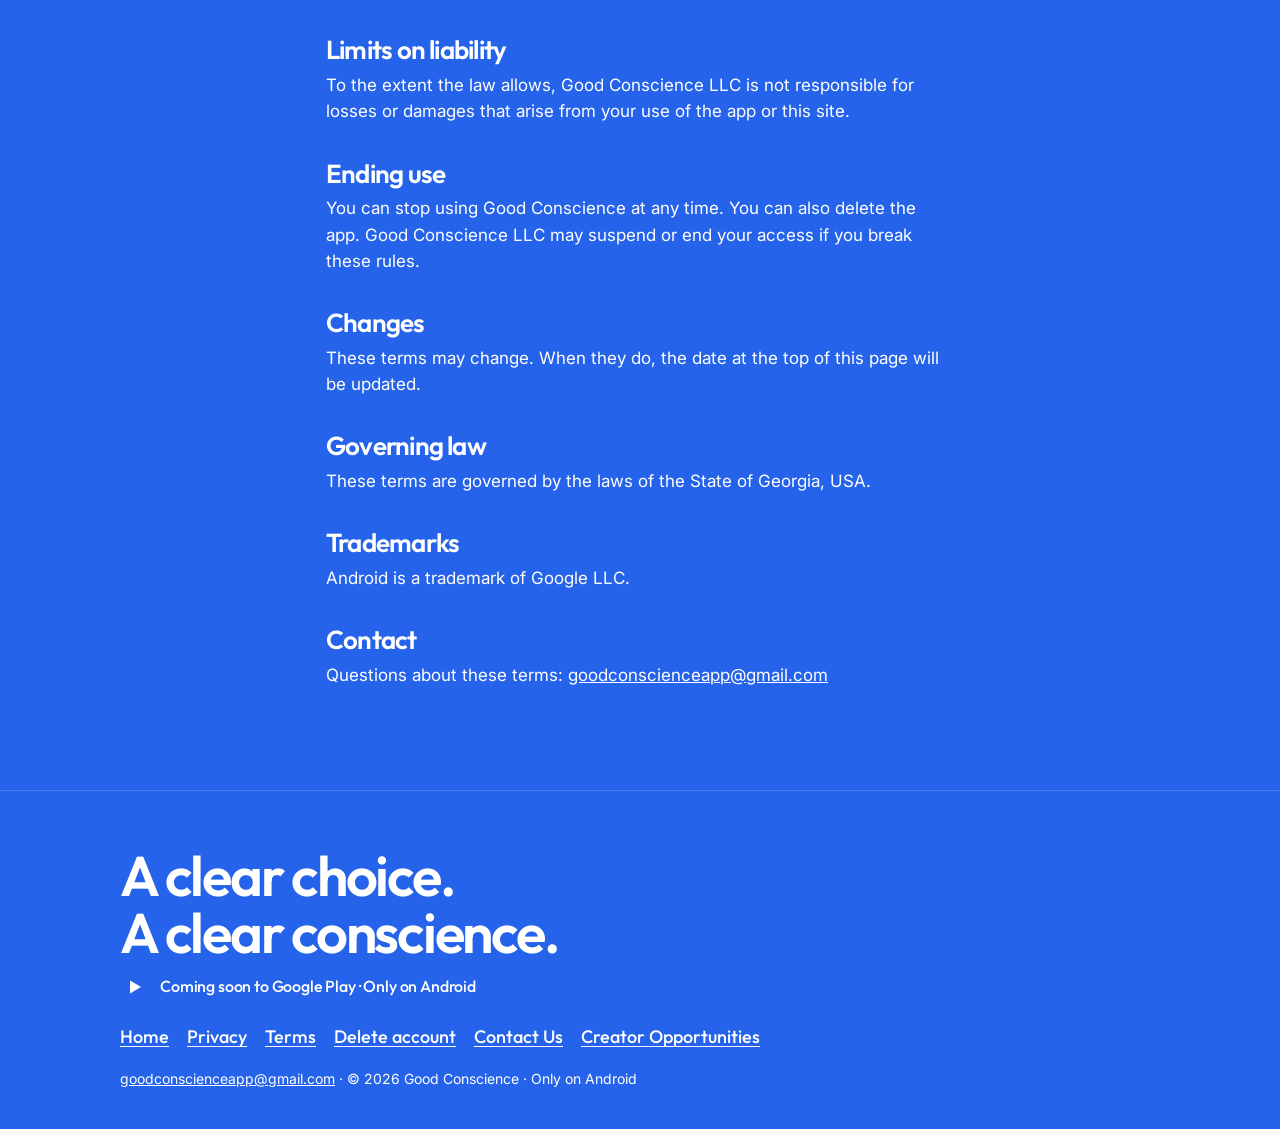
<file: terms.html>
<!DOCTYPE html>
<html lang="en">
<head>
  <meta charset="utf-8">
  <meta name="viewport" content="width=device-width, initial-scale=1">
  <title>Terms of Service — Good Conscience</title>
  <meta name="description" content="Good Conscience terms of service. Updated November 23, 2026.">
  <meta name="theme-color" content="#2563EA">
  <link rel="canonical" href="https://goodconscienceapp.github.io/good-conscience-site/terms.html">
  <link rel="icon" href="assets/favicon.svg" type="image/svg+xml">
  <link rel="preconnect" href="https://fonts.googleapis.com">
  <link rel="preconnect" href="https://fonts.gstatic.com" crossorigin>
  <link href="https://fonts.googleapis.com/css2?family=Inter:wght@400;500;600&amp;family=Outfit:wght@500;600;700&amp;display=swap" rel="stylesheet">
  <link rel="stylesheet" href="css/styles.css">
  <meta property="og:title" content="Terms of Service — Good Conscience">
  <meta property="og:description" content="Good Conscience terms of service. Updated November 23, 2026.">
  <meta property="og:type" content="website">
  <meta property="og:url" content="https://goodconscienceapp.github.io/good-conscience-site/terms.html">
</head>
<body class="orb-page orb-03">
  <a class="skip" href="#main">Skip to content</a>
  <header class="site-header">
    <div class="bar">
      <a class="logo" href="index.html"><svg width="28" height="28" viewBox="0 0 28 28" aria-hidden="true">
        <path d="M2.2 14s4.6-7 11.8-7 11.8 7 11.8 7-4.6 7-11.8 7S2.2 14 2.2 14z" fill="none" stroke="#fff" stroke-width="1.8"/>
        <circle cx="14" cy="14" r="3" fill="#fff"/>
      </svg> Good Conscience</a>
      <input class="nav-toggle" type="checkbox" id="nav-toggle">
      <label class="nav-btn" for="nav-toggle"><span class="closed">Menu</span><span class="open">Close</span></label>
      <nav class="nav" aria-label="Primary">
      <a href="index.html">Home</a>
      <a href="privacy.html">Privacy</a>
      <a href="delete.html">Delete account</a>
      <a href="contact.html">Contact Us</a>
      <a href="creators.html">Creator Opportunities</a>
      </nav>
    </div>
  </header>
  <main id="main">
    <article class="doc">
      <h1>Terms of Service</h1>
          <p>Updated November 23, 2026.</p>
          <p>These terms apply to the Good Conscience app and this site. Good Conscience is run by Good Conscience LLC, a Georgia limited liability company. The address is 251 Tyler Trail, Williamson, GA 30292. Contact: <a href="mailto:goodconscienceapp@gmail.com">goodconscienceapp@gmail.com</a>.</p>

          <h2>What the app does</h2>
          <p>Good Conscience shows a task-based access screen for the apps you pick. It uses Android Accessibility only to read which app is in front.</p>

          <h2>Accounts</h2>
          <p>An account is optional. Google sign-in is used only to link with another person.</p>

          <h2>Price</h2>
          <p>Good Conscience is free for 7 days on this phone. After that, it is a subscription through Google Play at $11.99 a month or $79.99 a year. Each plan has Google Play's 3-day free trial for Google accounts that have not used it before.</p>

          <h2>Billing</h2>
          <p>Google Play handles billing, renewal, cancellation, and refunds. Deleting the app account does not cancel the subscription. To delete the app account, see <a href="delete.html">Delete account</a>. To manage, cancel, or ask about a subscription, use <a href="https://play.google.com/store/account/subscriptions">Google Play subscriptions</a>.</p>

          <h2>What people can send</h2>
          <p>People can send tasks, gratitudes, moods, questions, and comments to each other.</p>

          <h2>What is not allowed</h2>
          <p>Do not use Good Conscience for anything illegal. Do not send anything harassing, threatening, or hateful. Do not send sexual content involving minors. Do not impersonate anyone. Do not send spam. Do not try to break the service or reverse-engineer it.</p>
          <p>You can pause or unlink a person. That is how blocking works. Reporting is on the person's page.</p>

          <h2>Privacy</h2>
          <p>How we handle information is in the <a href="privacy.html">privacy policy</a>.</p>

          <h2>No medical claims</h2>
          <p>Good Conscience is not medical advice or treatment. It makes no medical or therapeutic claims.</p>

          <h2>Provided as is</h2>
          <p>The app and this site are provided as is. We do not promise uninterrupted or error-free use.</p>

          <h2>Limits on liability</h2>
          <p>To the extent the law allows, Good Conscience LLC is not responsible for losses or damages that arise from your use of the app or this site.</p>

          <h2>Ending use</h2>
          <p>You can stop using Good Conscience at any time. You can also delete the app. Good Conscience LLC may suspend or end your access if you break these rules.</p>

          <h2>Changes</h2>
          <p>These terms may change. When they do, the date at the top of this page will be updated.</p>

          <h2>Governing law</h2>
          <p>These terms are governed by the laws of the State of Georgia, USA.</p>

          <h2>Trademarks</h2>
          <p>Android is a trademark of Google LLC.</p>

          <h2>Contact</h2>
          <p>Questions about these terms: <a href="mailto:goodconscienceapp@gmail.com">goodconscienceapp@gmail.com</a></p>
    </article>
  </main>
  <footer class="site-footer">
    <div class="footer-inner">
      <p class="footer-payoff">A clear choice.<br>A clear conscience.</p>
      <p class="store"><svg class="play" viewBox="0 0 28 28" aria-hidden="true">
        <path d="M10 7.5v13l11-6.5-11-6.5z" fill="#fff"/>
      </svg> <span>Coming soon to Google Play · Only on Android</span></p>
      <nav class="footer-links" aria-label="Footer">
        <a href="index.html">Home</a>
        <a href="privacy.html">Privacy</a>
        <a href="terms.html">Terms</a>
        <a href="delete.html">Delete account</a>
        <a href="contact.html">Contact Us</a>
        <a href="creators.html">Creator Opportunities</a>
      </nav>
      <p class="fine"><a href="mailto:goodconscienceapp@gmail.com">goodconscienceapp@gmail.com</a> · © 2026 Good Conscience · Only on Android</p>
    </div>
  </footer>
</body>
</html>
</file>
<file: css/styles.css>
:root {
  --blue: #2563ea;
  --ink: #101828;
  --white: #ffffff;
  --display: "Outfit", "Avenir Next", "Segoe UI", sans-serif;
  --body: "Inter", "Segoe UI", sans-serif;
  --header: 72px;
  --measure: 40rem;
  --wide: 1120px;
}

*,
*::before,
*::after {
  box-sizing: border-box;
}

html {
  scroll-behavior: smooth;
  scroll-padding-top: var(--header);
}

body {
  margin: 0;
  background: var(--blue);
  color: var(--white);
  font-family: var(--body);
  font-size: 18px;
  line-height: 1.5;
  text-rendering: optimizeLegibility;
}

img {
  max-width: 100%;
  height: auto;
}

a {
  color: inherit;
}

:focus-visible {
  outline: 3px solid var(--white);
  outline-offset: 3px;
}

::selection {
  background: var(--white);
  color: var(--blue);
}

.skip {
  position: absolute;
  left: 16px;
  top: -48px;
  z-index: 40;
  background: var(--white);
  color: var(--blue);
  padding: 8px 14px;
  border-radius: 999px;
  font-family: var(--display);
  font-weight: 600;
  text-decoration: none;
}

.skip:focus {
  top: 12px;
}

.sr {
  position: absolute;
  width: 1px;
  height: 1px;
  padding: 0;
  margin: -1px;
  overflow: hidden;
  clip: rect(0, 0, 0, 0);
  white-space: nowrap;
  border: 0;
}

.site-header {
  position: sticky;
  top: 0;
  z-index: 30;
  background: #2563EA;
}

.bar {
  max-width: var(--wide);
  margin: 0 auto;
  min-height: var(--header);
  padding: 14px 22px;
  display: flex;
  align-items: center;
  justify-content: space-between;
  gap: 20px;
  position: relative;
}

.logo {
  display: inline-flex;
  align-items: center;
  gap: 10px;
  text-decoration: none;
  font-family: var(--display);
  font-weight: 600;
  font-size: 18px;
  letter-spacing: -0.02em;
  white-space: nowrap;
}

.logo svg {
  display: block;
}

.nav-toggle {
  position: absolute;
  width: 1px;
  height: 1px;
  margin: 0;
  opacity: 0;
}

.nav-btn {
  display: inline-flex;
  align-items: center;
  justify-content: center;
  border: 1px solid rgba(255, 255, 255, 0.55);
  border-radius: 999px;
  padding: 8px 16px;
  font-family: var(--display);
  font-weight: 600;
  font-size: 15px;
  cursor: pointer;
}

.nav-btn .open {
  display: none;
}

.nav-toggle:checked + .nav-btn .closed {
  display: none;
}

.nav-toggle:checked + .nav-btn .open {
  display: inline;
}

.nav-toggle:focus-visible + .nav-btn {
  outline: 3px solid var(--white);
  outline-offset: 3px;
}

.nav {
  display: none;
  position: absolute;
  left: 0;
  right: 0;
  top: 100%;
  background: #2563ea;
  border-bottom: 1px solid rgba(255, 255, 255, 0.16);
  padding: 8px 22px 22px;
  flex-direction: column;
  gap: 4px;
}

.nav-toggle:checked ~ .nav {
  display: flex;
}

.nav a {
  text-decoration: none;
  font-family: var(--display);
  font-weight: 500;
  font-size: 18px;
  padding: 12px 0;
  border-bottom: 1px solid rgba(255, 255, 255, 0.12);
}

.nav a[aria-current="page"] {
  font-weight: 700;
}

.hero,
.band,
.page,
.site-footer {
  position: relative;
}

.hero {
  max-width: none;
  width: 100%;
  margin: 0;
  padding: 36px max(22px, calc((100% - var(--wide)) / 2 + 22px)) 28px;
  display: grid;
  gap: 28px;
  overflow: hidden;
  background-color: var(--blue);
  background-repeat: no-repeat;
  background-size: cover;
  background-position: left center;
}

.hero-copy,
.phone {
  position: relative;
  z-index: 1;
}

.kicker {
  margin: 0 0 14px;
  font-family: var(--display);
  font-size: 13px;
  font-weight: 600;
  letter-spacing: 0.14em;
  text-transform: uppercase;
}

h1,
h2,
.payoff,
.logo,
.step h3,
.phrase,
.button,
.nav a,
.nav-btn,
.store {
  font-family: var(--display);
}

h1 {
  margin: 0 0 16px;
  font-weight: 600;
  font-size: clamp(40px, 8vw, 76px);
  line-height: 0.98;
  letter-spacing: -0.04em;
}

.story {
  margin: 0 0 18px;
  max-width: 36rem;
  font-size: 18px;
  line-height: 1.5;
}

.payoff {
  margin: 0 0 22px;
  font-size: clamp(22px, 3vw, 30px);
  font-weight: 500;
  letter-spacing: -0.03em;
  line-height: 1.2;
}

.store {
  display: flex;
  align-items: center;
  gap: 12px;
  margin: 0 0 16px;
  font-size: 16px;
  font-weight: 500;
  letter-spacing: -0.01em;
  line-height: 1.35;
}

.play {
  flex: 0 0 auto;
  width: 28px;
  height: 28px;
}

.notify {
  display: inline-block;
  margin: 0;
  color: var(--white);
  font-size: 16px;
  text-underline-offset: 3px;
}

.notify span {
  display: block;
  margin-top: 4px;
  font-size: 14px;
}

.phone {
  margin: 8px auto 0;
  width: min(340px, 86vw);
  padding: 11px;
  background: #0b0d12;
  border-radius: 42px;
  box-shadow:
    0 0 0 1px rgba(255, 255, 255, 0.22),
    0 28px 60px rgba(6, 16, 48, 0.28);
}

.phone img {
  display: block;
  width: 100%;
  height: auto;
  border-radius: 32px;
  background: #fff;
}

.band {
  scroll-margin-top: var(--header);
  max-width: none;
  width: 100%;
  margin: 0;
  padding: 64px max(22px, calc((100% - var(--wide)) / 2 + 22px));
  border-top: 1px solid rgba(255, 255, 255, 0.18);
  background-color: var(--blue);
  background-repeat: no-repeat;
  background-size: cover;
}

h2 {
  margin: 0 0 18px;
  max-width: 16em;
  font-weight: 600;
  font-size: clamp(32px, 5vw, 52px);
  line-height: 1.02;
  letter-spacing: -0.035em;
}

.lede,
.why p,
.note-copy {
  margin: 0 0 14px;
  max-width: 38rem;
}

.steps {
  list-style: none;
  margin: 28px 0 0;
  padding: 0;
  display: grid;
  gap: 28px;
}

.steps + .payoff {
  margin: 36px 0 0;
}

.step {
  margin: 0;
}

.num {
  display: grid;
  place-items: center;
  width: 72px;
  height: 72px;
  margin-bottom: 14px;
  border-radius: 50%;
  background: var(--white);
  color: var(--blue);
  font-family: var(--display);
  font-weight: 600;
  font-size: 20px;
  letter-spacing: -0.03em;
}

.step h3 {
  margin: 0 0 8px;
  font-size: 24px;
  font-weight: 600;
  letter-spacing: -0.03em;
}

.step p,
.why p,
.note-copy,
.page p,
.doc p,
.features p {
  font-size: 17px;
  line-height: 1.55;
}

.features {
  list-style: none;
  margin: 8px 0 0;
  padding: 0;
  display: grid;
  gap: 0;
}

.features li {
  margin: 0;
  padding: 22px 0 8px;
  border-top: 1px solid rgba(255, 255, 255, 0.28);
}

.features h3 {
  margin: 0 0 6px;
  font-family: var(--display);
  font-size: 22px;
  font-weight: 600;
  letter-spacing: -0.03em;
}

.features p {
  margin: 0;
  max-width: 28em;
}

.features-stage {
  display: flex;
  flex-direction: column;
  gap: 28px;
  margin-top: 8px;
}

.nudges {
  order: -1;
  list-style: none;
  margin: 0;
  padding: 0;
  display: grid;
  gap: 10px;
  scroll-margin-top: calc(var(--header) + 16px);
}

@media (max-width: 979px) {
  #features {
    scroll-margin-top: calc(var(--header) + 16px);
  }
}

.nudge {
  display: grid;
  grid-template-columns: auto minmax(0, 1fr) auto;
  gap: 12px;
  align-items: start;
  margin: 0;
  padding: 13px 14px;
  border-radius: 22px;
  background: #fff;
  color: var(--ink);
  box-shadow: 0 12px 28px rgba(6, 16, 48, 0.16);
}

.nudge-task,
.nudge-open {
  background: #fdecec;
}

.nudge-thanks {
  background: #e5f6ec;
}

.nudge-ask {
  background: #efeafd;
}

.nudge-life {
  background: #e7eeff;
}

.nudge-mood {
  background: #e7f8d4;
}

.nudge-avatar {
  display: grid;
  place-items: center;
  width: 40px;
  height: 40px;
  border-radius: 50%;
  background: var(--blue);
  color: var(--white);
  font-family: var(--display);
  font-weight: 600;
  font-size: 16px;
  letter-spacing: -0.03em;
}

.nudge-copy {
  display: grid;
  gap: 1px;
  min-width: 0;
  padding-top: 1px;
}

.nudge-who {
  font-family: var(--display);
  font-weight: 600;
  font-size: 15px;
  letter-spacing: -0.02em;
  line-height: 1.25;
}

.nudge time {
  color: #667085;
  font-size: 12px;
  font-weight: 500;
  line-height: 1.3;
}

.nudge-preview {
  margin-top: 3px;
  font-size: 15px;
  line-height: 1.35;
  color: #1d2939;
}

.nudge-mark {
  display: grid;
  place-items: center;
  width: 22px;
  height: 22px;
  margin-top: 2px;
}

.nudge-mark svg {
  width: 18px;
  height: 18px;
  display: block;
  fill: currentColor;
}

.nudge-ask .nudge-mark svg,
.nudge-mood .nudge-mark svg {
  fill: none;
  stroke: currentColor;
  stroke-width: 1.8;
  stroke-linecap: round;
  stroke-linejoin: round;
}

.nudge-task .nudge-mark,
.nudge-open .nudge-mark {
  color: #e11d48;
}

.nudge-thanks .nudge-mark {
  color: #178a4a;
}

.nudge-ask .nudge-mark {
  color: #7c3aed;
}

.nudge-life .nudge-mark {
  color: var(--blue);
}

.nudge-mood .nudge-mark {
  color: #3d9a4a;
}

.phrases {
  list-style: none;
  margin: 28px 0 0;
  padding: 0;
  display: grid;
  gap: 12px;
}

.phrase {
  margin: 0;
  padding-top: 12px;
  border-top: 1px solid rgba(255, 255, 255, 0.28);
  font-size: 20px;
  font-weight: 500;
  letter-spacing: -0.02em;
}

.note-copy + .note-copy {
  margin-top: 8px;
  font-family: var(--display);
  font-size: 22px;
  font-weight: 500;
  letter-spacing: -0.02em;
}

.page {
  max-width: 760px;
  margin: 0 auto;
  padding: 40px 22px 72px;
}

.page h1 {
  font-size: clamp(40px, 7vw, 68px);
  max-width: 14ch;
}

.page .story {
  font-size: 18px;
}

.page .payoff {
  margin-top: 28px;
}

.mail {
  display: inline-block;
  margin-top: 8px;
  color: var(--white);
  font-family: var(--display);
  font-weight: 600;
  font-size: 18px;
  letter-spacing: -0.02em;
}

.points {
  margin: 28px 0 0;
  padding: 0;
  list-style: none;
  display: grid;
  gap: 18px;
}

.points li {
  padding-top: 16px;
  border-top: 1px solid rgba(255, 255, 255, 0.22);
}

.points h2 {
  font-size: 22px;
  max-width: none;
  margin: 0 0 6px;
}

.doc {
  max-width: 42rem;
  margin: 0 auto;
  padding: 36px 22px 88px;
}

.doc h1 {
  font-size: clamp(36px, 6vw, 56px);
  max-width: 16ch;
  margin-bottom: 12px;
}

.doc h2 {
  font-size: 26px;
  max-width: none;
  margin: 36px 0 8px;
  letter-spacing: -0.03em;
}

.doc p {
  margin: 0 0 14px;
}

.doc a,
.page a {
  overflow-wrap: anywhere;
}

.doc a {
  color: var(--white);
}

.doc .button {
  display: inline-block;
  margin: 8px 0 20px;
  background: var(--white);
  color: var(--blue);
  text-decoration: none;
  border-radius: 999px;
  padding: 14px 22px;
  font-family: var(--display);
  font-weight: 600;
  letter-spacing: -0.02em;
}

.doc .button:hover {
  background: rgba(255, 255, 255, 0.9);
}

.doc .button:focus-visible {
  outline-color: #0b1220;
}

.doc .note {
  background: rgba(255, 255, 255, 0.12);
  border-radius: 22px;
  padding: 16px 18px;
}

.site-footer {
  border-top: 1px solid rgba(255, 255, 255, 0.18);
  padding: 56px max(22px, calc((100% - var(--wide)) / 2 + 22px)) 40px;
  background-color: var(--blue);
  background-repeat: no-repeat;
  background-size: cover;
}

.footer-inner {
  max-width: var(--wide);
  margin: 0 auto;
}

.footer-payoff {
  margin: 0 0 12px;
  font-family: var(--display);
  font-weight: 600;
  font-size: clamp(32px, 5vw, 56px);
  line-height: 1.02;
  letter-spacing: -0.04em;
}

.footer-links {
  display: flex;
  flex-wrap: wrap;
  gap: 8px 18px;
  margin: 22px 0 18px;
}

.footer-links a {
  font-family: var(--display);
  font-weight: 500;
  text-underline-offset: 3px;
}

.fine {
  margin: 0;
  font-size: 14px;
}

@media (min-width: 800px) {
  .features {
    grid-template-columns: repeat(3, 1fr);
    gap: 22px 32px;
  }

  .steps {
    grid-template-columns: repeat(3, 1fr);
    gap: 28px;
  }

  .phrases {
    grid-template-columns: repeat(3, 1fr);
    gap: 22px;
  }

  .phrase {
    padding-top: 0;
    padding-left: 16px;
    border-top: 0;
    border-left: 1px solid rgba(255, 255, 255, 0.28);
  }
}

@media (min-width: 980px) {
  .nav-btn {
    display: none;
  }

  .nav {
    display: flex;
    position: static;
    flex-direction: row;
    align-items: center;
    gap: 4px 22px;
    padding: 0;
    border: 0;
    background: transparent;
    backdrop-filter: none;
    -webkit-backdrop-filter: none;
  }

  .nav a {
    font-size: 15px;
    padding: 6px 0;
    border-bottom: 0;
  }

  .nav a[aria-current="page"] {
    box-shadow: inset 0 -2px 0 var(--white);
  }

  .features-stage {
    display: grid;
    grid-template-columns: minmax(0, 1.15fr) minmax(280px, 360px);
    gap: 12px 40px;
    align-items: start;
  }

  .features-stage .features {
    grid-template-columns: 1fr 1fr;
  }

  .nudges {
    order: 0;
    scroll-margin-top: var(--header);
  }

  .hero {
    grid-template-columns: minmax(0, 1.15fr) minmax(280px, 0.85fr);
    align-items: center;
    gap: 40px;
    padding: 54px max(40px, calc((100% - var(--wide)) / 2 + 40px)) 72px;
    min-height: calc(100vh - var(--header));
    background-position: 72% center;
  }

  .phone {
    width: min(360px, 100%);
    margin: 0 auto;
  }

  .bar {
    padding-left: 40px;
    padding-right: 40px;
  }

  .band,
  .site-footer {
    padding-left: max(40px, calc((100% - var(--wide)) / 2 + 40px));
    padding-right: max(40px, calc((100% - var(--wide)) / 2 + 40px));
  }
}

/* Real orb fields. Files are the supplied PNGs, scaled and cropped with cover. */
.home .hero {
  background-image: url("../assets/bg/bg-orb-05.png");
}

.home #how {
  background-image: url("../assets/bg/bg-orb-03.png");
  background-position: center 72%;
}

.home #features {
  background-image: url("../assets/bg/bg-orb-01.png");
  background-position: left top;
}

.home #why {
  background-image: url("../assets/bg/bg-orb-02.png");
  background-position: left bottom;
}

.home #note {
  background-image: url("../assets/bg/bg-orb-08.png");
  background-position: center top;
}

.home .site-footer {
  background-image: url("../assets/bg/bg-orb-06.png");
  background-position: left bottom;
}

.orb-page {
  background-color: var(--blue);
  background-repeat: no-repeat;
  background-size: cover;
  background-position: center center;
}

.orb-03 { background-image: url("../assets/bg/bg-orb-03.png"); background-position: center bottom; }
.orb-01 { background-image: url("../assets/bg/bg-orb-01.png"); background-position: left top; }
.orb-04 { background-image: url("../assets/bg/bg-orb-04.png"); background-position: center bottom; }
.orb-07 { background-image: url("../assets/bg/bg-orb-07.png"); background-position: center top; }
.orb-09 { background-image: url("../assets/bg/bg-orb-09.png"); background-position: left bottom; }

@media (min-width: 980px) {
  .orb-page {
    background-attachment: fixed;
  }
}

@media (prefers-reduced-motion: reduce) {
  html {
    scroll-behavior: auto;
  }

  .orb-page {
    background-attachment: scroll;
  }
}
</file>
